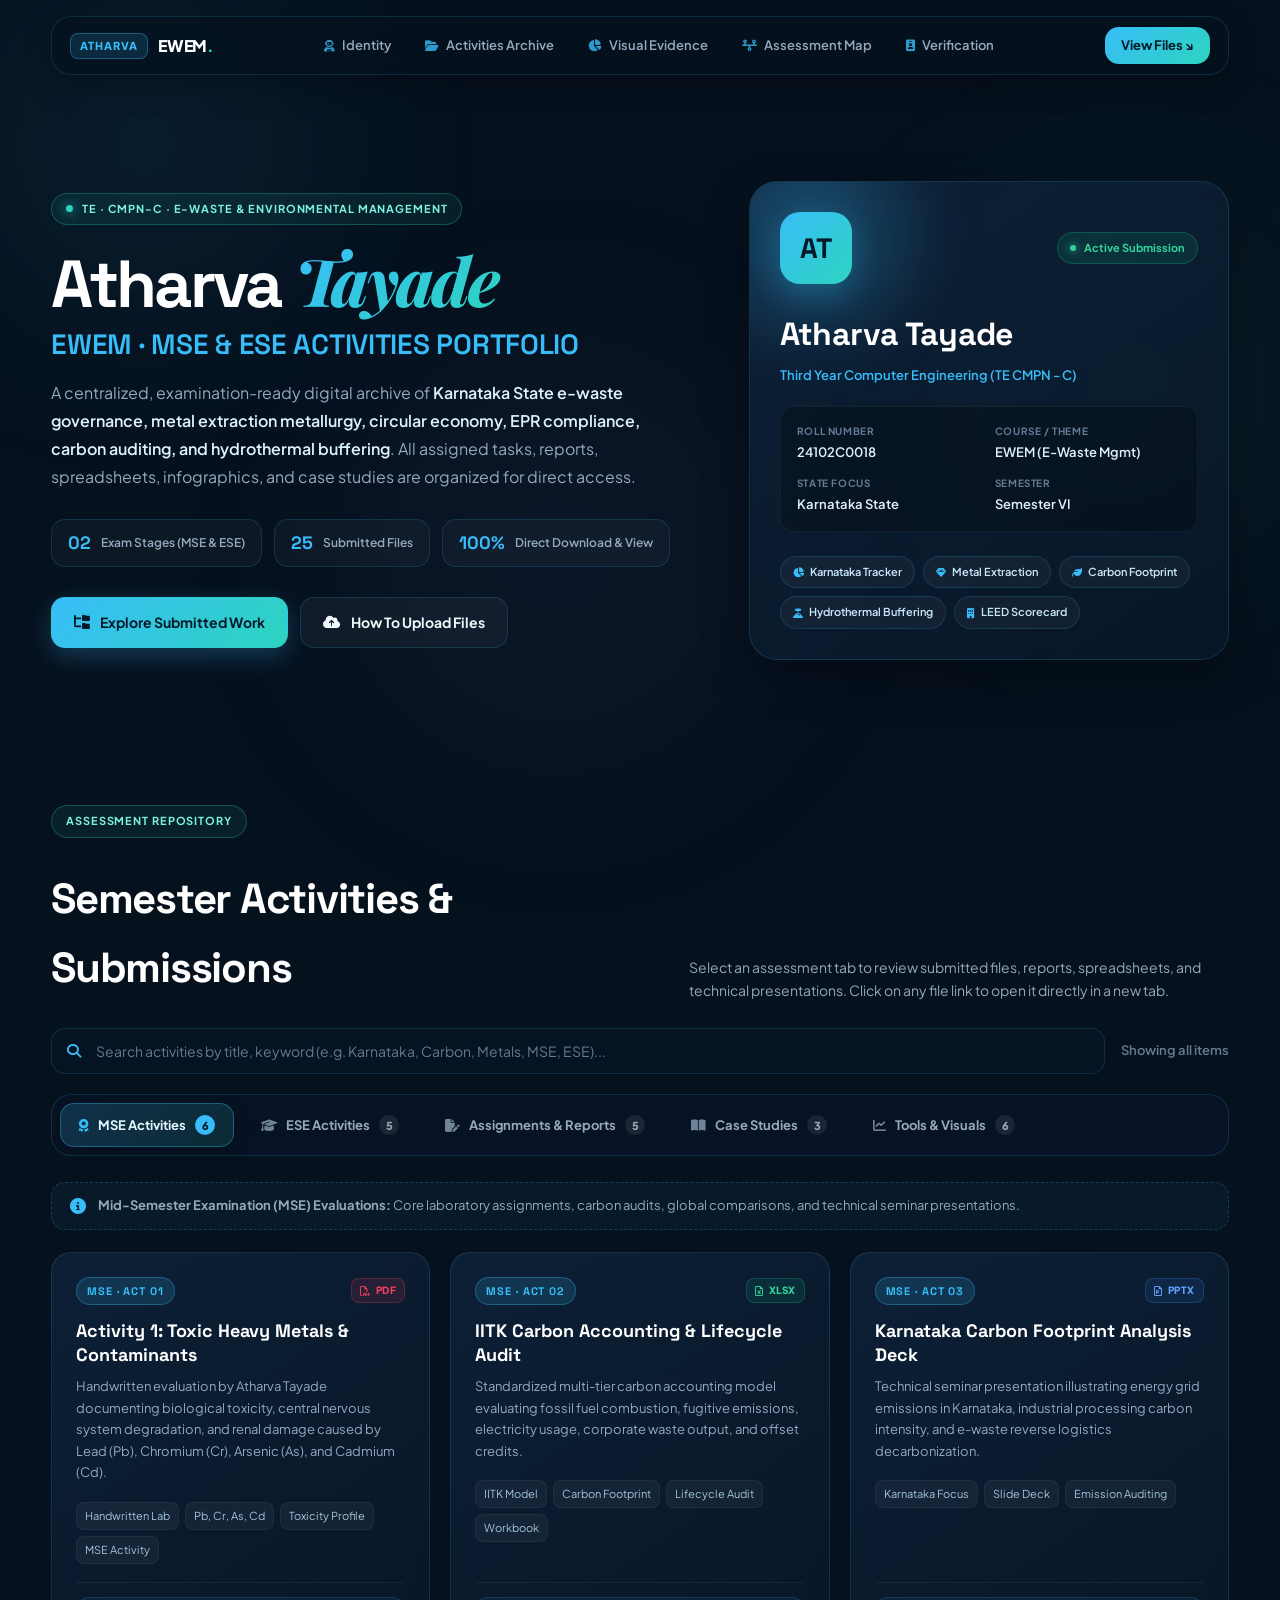
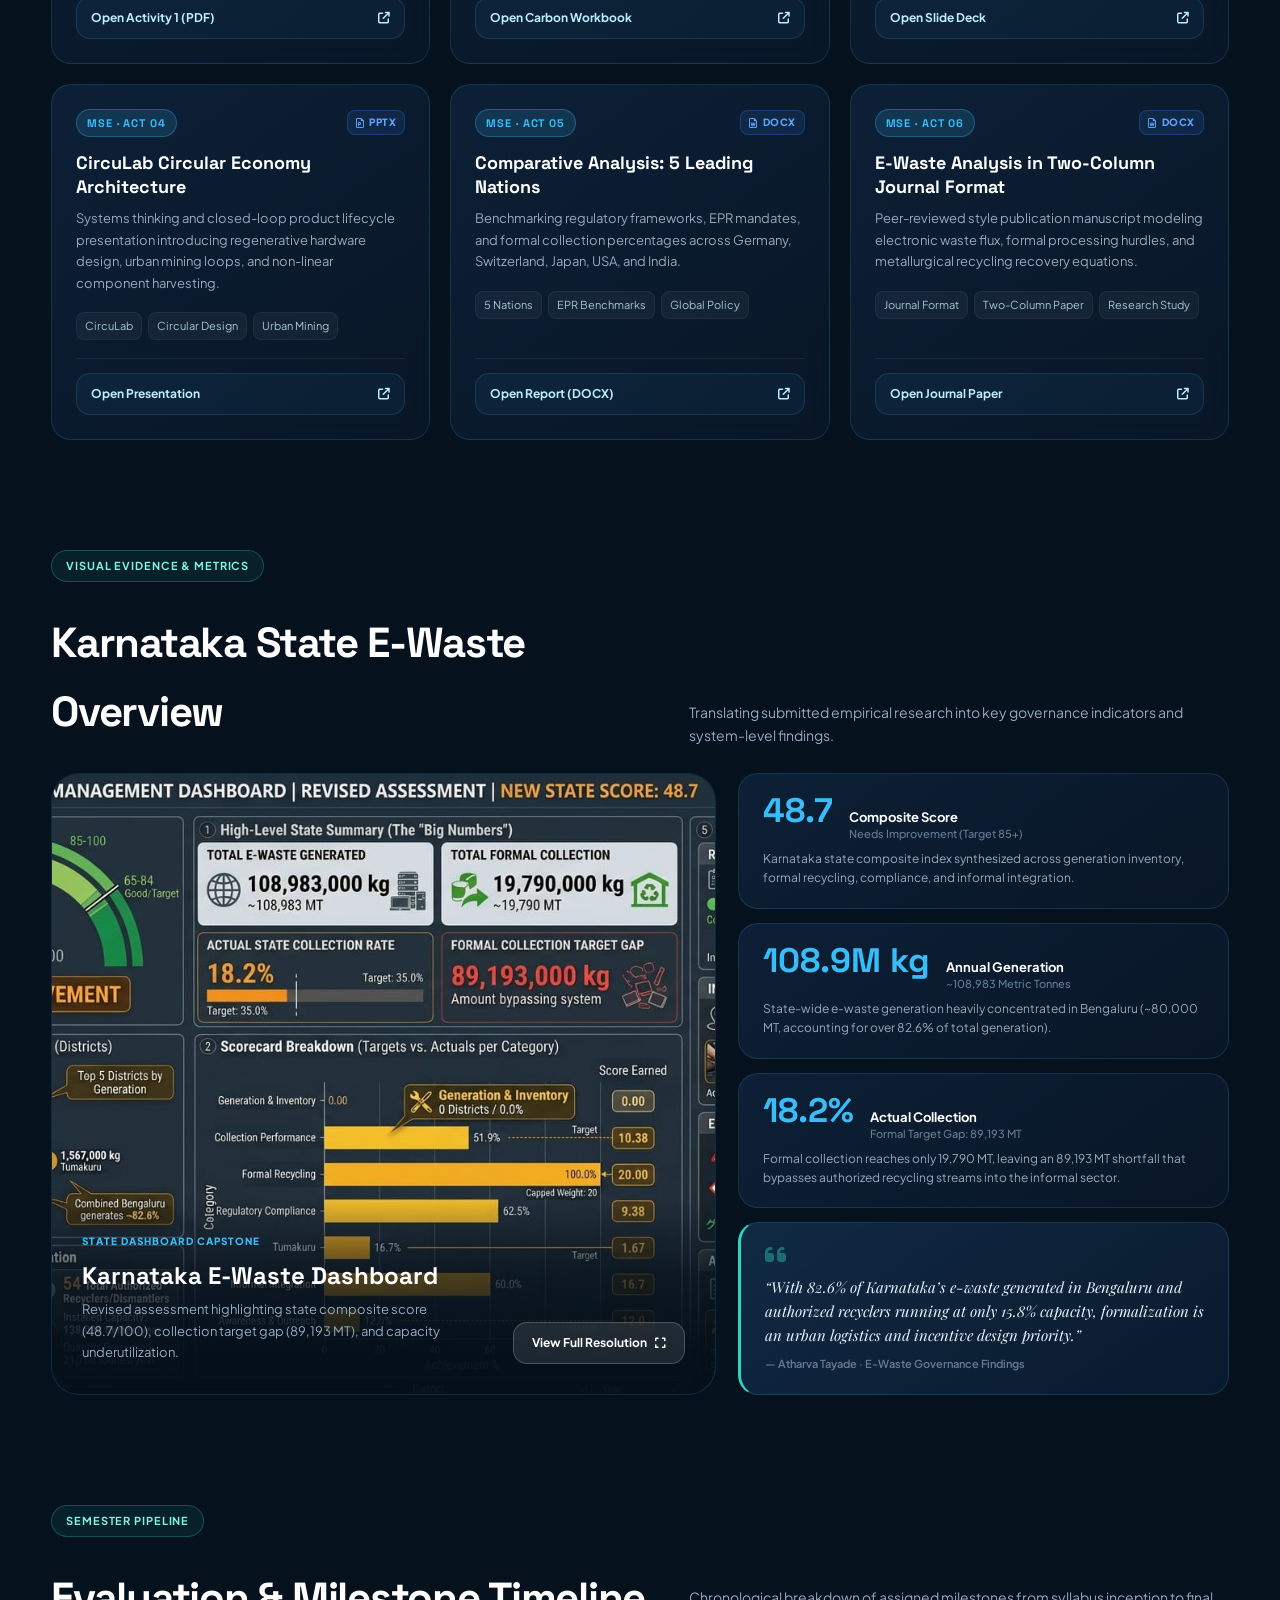
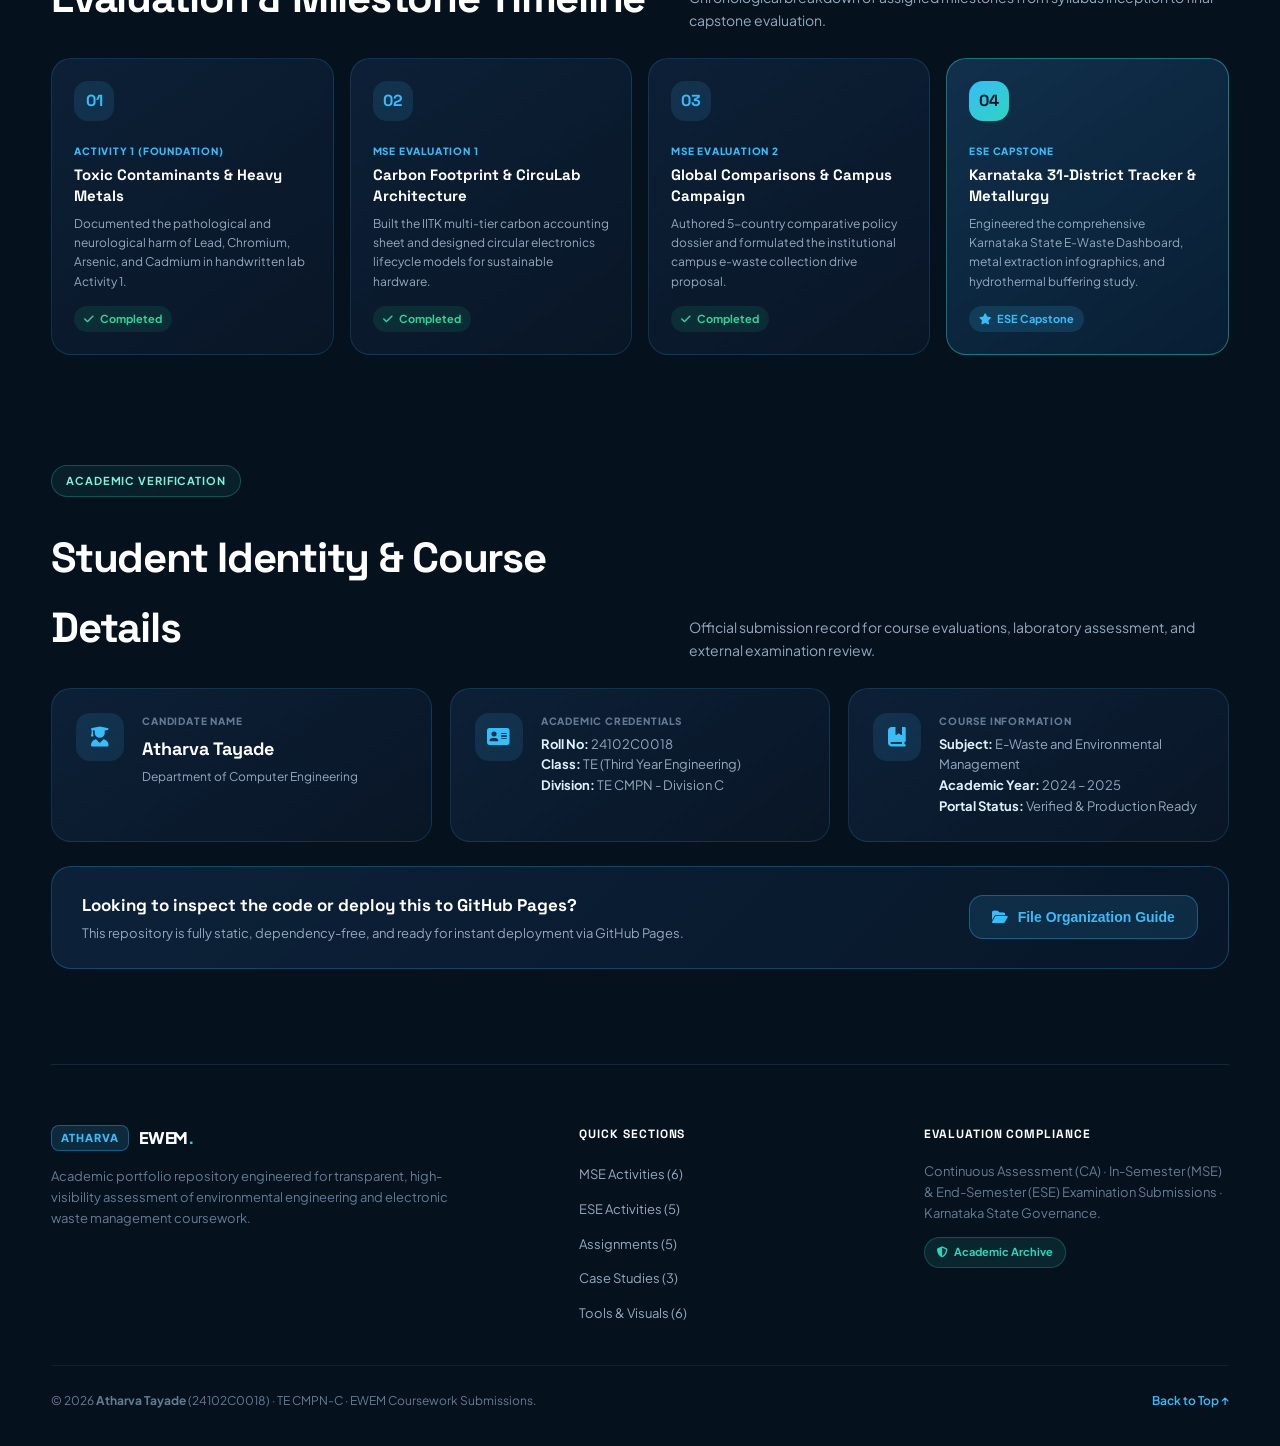
<file: index.html>
<!DOCTYPE html>
<html lang="en">
<head>
  <meta charset="UTF-8" />
  <meta name="viewport" content="width=device-width, initial-scale=1.0" />
  <meta name="description" content="Atharva Tayade (24102C0018) — TE CMPN-C E-Waste and Environmental Management (EWEM) Academic Portfolio — Karnataka State E-Waste Governance, MSE & ESE Activities Archive." />
  <title>Atharva Tayade | EWEM Academic Portfolio</title>
  
  <!-- Modern Google Fonts -->
  <link rel="preconnect" href="https://fonts.googleapis.com">
  <link rel="preconnect" href="https://fonts.gstatic.com" crossorigin>
  <link href="https://fonts.googleapis.com/css2?family=Plus+Jakarta+Sans:wght@300;400;500;600;700;800&family=Space+Grotesk:wght@500;600;700&family=Playfair+Display:ital,wght@0,600;0,700;1,600;1,700&display=swap" rel="stylesheet">
  
  <!-- FontAwesome Icons for modern file type badges -->
  <link rel="stylesheet" href="https://cdnjs.cloudflare.com/ajax/libs/font-awesome/6.5.1/css/all.min.css" />

  <!-- Core Stylesheet -->
  <link rel="stylesheet" href="styles.css" />
</head>
<body>
  <!-- Ambient background glow elements -->
  <div class="ambient-glow glow-1"></div>
  <div class="ambient-glow glow-2"></div>
  <div class="ambient-glow glow-3"></div>

  <!-- Sticky Glass Navigation -->
  <nav class="nav">
    <div class="brand">
      <span class="brand-badge">ATHARVA</span>
      <span class="brand-title">EWEM<span>.</span></span>
    </div>
    <div class="navlinks">
      <a href="#about"><i class="fa-solid fa-user-astronaut"></i> Identity</a>
      <a href="#work"><i class="fa-solid fa-folder-open"></i> Activities Archive</a>
      <a href="#visuals"><i class="fa-solid fa-chart-pie"></i> Visual Evidence</a>
      <a href="#timeline"><i class="fa-solid fa-timeline"></i> Assessment Map</a>
      <a href="#contact"><i class="fa-solid fa-id-badge"></i> Verification</a>
    </div>
    <a href="#work" class="nav-cta-btn">View Files ↘</a>
  </nav>

  <!-- Main Container -->
  <main class="wrap">
    
    <!-- Hero / Profile Section -->
    <section class="hero" id="about">
      <div class="hero-content">
        <div class="eyebrow">
          <i class="dot"></i>
          <span>TE · CMPN-C · E-WASTE &amp; ENVIRONMENTAL MANAGEMENT</span>
        </div>
        
        <h1 class="hero-title">
          Atharva <em>Tayade</em>
          <span class="sub-hero">EWEM · MSE &amp; ESE Activities Portfolio</span>
        </h1>
        
        <p class="hero-description">
          A centralized, examination-ready digital archive of 
          <b>Karnataka State e-waste governance, metal extraction metallurgy, circular economy, EPR compliance, carbon auditing, and hydrothermal buffering</b>. 
          All assigned tasks, reports, spreadsheets, infographics, and case studies are organized for direct access.
        </p>

        <div class="hero-stats">
          <div class="stat-pill">
            <span class="stat-num">02</span>
            <span class="stat-lbl">Exam Stages (MSE &amp; ESE)</span>
          </div>
          <div class="stat-pill">
            <span class="stat-num">25</span>
            <span class="stat-lbl">Submitted Files</span>
          </div>
          <div class="stat-pill">
            <span class="stat-num">100%</span>
            <span class="stat-lbl">Direct Download &amp; View</span>
          </div>
        </div>

        <div class="actions">
          <a class="btn primary" href="#work">
            <i class="fa-solid fa-folder-tree"></i> Explore Submitted Work
          </a>
          <a class="btn ghost" href="#upload-instructions" id="openUploadGuide">
            <i class="fa-solid fa-cloud-arrow-up"></i> How To Upload Files
          </a>
        </div>
      </div>

      <!-- 3D Depth Card (Interactive Tilt on Mouse Move) -->
      <div class="depth-card" id="depthCard">
        <div class="profile-card">
          <div class="profile-header">
            <div class="monogram">AT</div>
            <div class="status-indicator">
              <span class="live-dot"></span> Active Submission
            </div>
          </div>

          <div class="profile-info">
            <h2 id="profileName">Atharva Tayade</h2>
            <p class="student-role">Third Year Computer Engineering (TE CMPN - C)</p>
            
            <div class="meta-grid">
              <div class="meta-item">
                <span class="meta-key">Roll Number</span>
                <span class="meta-val" id="profileRoll">24102C0018</span>
              </div>
              <div class="meta-item">
                <span class="meta-key">Course / Theme</span>
                <span class="meta-val">EWEM (E-Waste Mgmt)</span>
              </div>
              <div class="meta-item">
                <span class="meta-key">State Focus</span>
                <span class="meta-val">Karnataka State</span>
              </div>
              <div class="meta-item">
                <span class="meta-key">Semester</span>
                <span class="meta-val">Semester VI</span>
              </div>
            </div>
          </div>

          <div class="chips">
            <span class="chip"><i class="fa-solid fa-chart-pie"></i> Karnataka Tracker</span>
            <span class="chip"><i class="fa-solid fa-gem"></i> Metal Extraction</span>
            <span class="chip"><i class="fa-solid fa-leaf"></i> Carbon Footprint</span>
            <span class="chip"><i class="fa-solid fa-volcano"></i> Hydrothermal Buffering</span>
            <span class="chip"><i class="fa-solid fa-building"></i> LEED Scorecard</span>
          </div>
        </div>
      </div>
    </section>

    <!-- Work Archive Section -->
    <section id="work" class="work-section">
      <div class="section-head">
        <div>
          <div class="eyebrow">ASSESSMENT REPOSITORY</div>
          <h2>Semester Activities &amp; Submissions</h2>
        </div>
        <p>
          Select an assessment tab to review submitted files, reports, spreadsheets, and technical presentations. 
          Click on any file link to open it directly in a new tab.
        </p>
      </div>

      <!-- Live Search & Filter Bar -->
      <div class="filter-controls">
        <div class="search-box">
          <i class="fa-solid fa-magnifying-glass search-icon"></i>
          <input 
            type="text" 
            id="archiveSearch" 
            class="search-input" 
            placeholder="Search activities by title, keyword (e.g. Karnataka, Carbon, Metals, MSE, ESE)..." 
          />
          <button id="clearSearch" class="clear-search-btn" title="Clear search">&times;</button>
        </div>
        <div class="active-count" id="itemCount">Showing all items</div>
      </div>

      <!-- Modern Assessment Stage Tabs -->
      <div class="tabs" role="tablist">
        <button class="tab active" data-tab="mse">
          <i class="fa-solid fa-award"></i> MSE Activities 
          <span class="tab-badge" id="count-mse">6</span>
        </button>
        <button class="tab" data-tab="ese">
          <i class="fa-solid fa-graduation-cap"></i> ESE Activities 
          <span class="tab-badge" id="count-ese">5</span>
        </button>
        <button class="tab" data-tab="assignments">
          <i class="fa-solid fa-file-pen"></i> Assignments &amp; Reports 
          <span class="tab-badge" id="count-assignments">5</span>
        </button>
        <button class="tab" data-tab="casestudies">
          <i class="fa-solid fa-book-open"></i> Case Studies 
          <span class="tab-badge" id="count-casestudies">3</span>
        </button>
        <button class="tab" data-tab="tools">
          <i class="fa-solid fa-chart-line"></i> Tools &amp; Visuals 
          <span class="tab-badge" id="count-tools">6</span>
        </button>
      </div>

      <!-- ================= TAB 1: MSE ACTIVITIES ================= -->
      <div class="tab-panel active" id="mse">
        <div class="panel-description">
          <i class="fa-solid fa-circle-info"></i>
          <span><b>Mid-Semester Examination (MSE) Evaluations:</b> Core laboratory assignments, carbon audits, global comparisons, and technical seminar presentations.</span>
        </div>
        <div class="grid archive-grid">
          
          <!-- Card MSE 1 -->
          <article class="card" data-tags="mse activity 1 toxic chemicals heavy metals lead chromium arsenic cadmium pdf">
            <div class="card-top">
              <span class="num badge-mse">MSE · ACT 01</span>
              <span class="file-format-badge format-pdf"><i class="fa-regular fa-file-pdf"></i> PDF</span>
            </div>
            <h3>Activity 1: Toxic Heavy Metals &amp; Contaminants</h3>
            <p>Handwritten evaluation by Atharva Tayade documenting biological toxicity, central nervous system degradation, and renal damage caused by Lead (Pb), Chromium (Cr), Arsenic (As), and Cadmium (Cd).</p>
            <div class="tagrow">
              <span class="tag">Handwritten Lab</span>
              <span class="tag">Pb, Cr, As, Cd</span>
              <span class="tag">Toxicity Profile</span>
              <span class="tag">MSE Activity</span>
            </div>
            <div class="card-footer">
              <a class="file-link" href="files/mse/Toxic_Chemicals_Any_5.pdf" target="_blank" rel="noopener">
                <span>Open Activity 1 (PDF)</span>
                <i class="fa-solid fa-arrow-up-right-from-square"></i>
              </a>
            </div>
          </article>

          <!-- Card MSE 2 -->
          <article class="card" data-tags="mse carbon footprint iitk accounting emissions lifecycle excel xlsx">
            <div class="card-top">
              <span class="num badge-mse">MSE · ACT 02</span>
              <span class="file-format-badge format-xlsx"><i class="fa-regular fa-file-excel"></i> XLSX</span>
            </div>
            <h3>IITK Carbon Accounting &amp; Lifecycle Audit</h3>
            <p>Standardized multi-tier carbon accounting model evaluating fossil fuel combustion, fugitive emissions, electricity usage, corporate waste output, and offset credits.</p>
            <div class="tagrow">
              <span class="tag">IITK Model</span>
              <span class="tag">Carbon Footprint</span>
              <span class="tag">Lifecycle Audit</span>
              <span class="tag">Workbook</span>
            </div>
            <div class="card-footer">
              <a class="file-link" href="files/mse/template_IITK_Carbon_Foot_Print.xlsx" target="_blank" rel="noopener">
                <span>Open Carbon Workbook</span>
                <i class="fa-solid fa-arrow-up-right-from-square"></i>
              </a>
            </div>
          </article>

          <!-- Card MSE 3 -->
          <article class="card" data-tags="mse karnataka carbon footprint deck presentation pptx seminar">
            <div class="card-top">
              <span class="num badge-mse">MSE · ACT 03</span>
              <span class="file-format-badge format-docx"><i class="fa-regular fa-file-powerpoint"></i> PPTX</span>
            </div>
            <h3>Karnataka Carbon Footprint Analysis Deck</h3>
            <p>Technical seminar presentation illustrating energy grid emissions in Karnataka, industrial processing carbon intensity, and e-waste reverse logistics decarbonization.</p>
            <div class="tagrow">
              <span class="tag">Karnataka Focus</span>
              <span class="tag">Slide Deck</span>
              <span class="tag">Emission Auditing</span>
            </div>
            <div class="card-footer">
              <a class="file-link" href="files/mse/Karnataka_Carbon_Footprint_Deck.pptx" target="_blank" rel="noopener">
                <span>Open Slide Deck</span>
                <i class="fa-solid fa-arrow-up-right-from-square"></i>
              </a>
            </div>
          </article>

          <!-- Card MSE 4 -->
          <article class="card" data-tags="mse circulab circular economy design presentation pptx">
            <div class="card-top">
              <span class="num badge-mse">MSE · ACT 04</span>
              <span class="file-format-badge format-docx"><i class="fa-regular fa-file-powerpoint"></i> PPTX</span>
            </div>
            <h3>CircuLab Circular Economy Architecture</h3>
            <p>Systems thinking and closed-loop product lifecycle presentation introducing regenerative hardware design, urban mining loops, and non-linear component harvesting.</p>
            <div class="tagrow">
              <span class="tag">CircuLab</span>
              <span class="tag">Circular Design</span>
              <span class="tag">Urban Mining</span>
            </div>
            <div class="card-footer">
              <a class="file-link" href="files/mse/CircuLab_Presentation.pptx" target="_blank" rel="noopener">
                <span>Open Presentation</span>
                <i class="fa-solid fa-arrow-up-right-from-square"></i>
              </a>
            </div>
          </article>

          <!-- Card MSE 5 -->
          <article class="card" data-tags="mse comparison 5 countries global international policies docx">
            <div class="card-top">
              <span class="num badge-mse">MSE · ACT 05</span>
              <span class="file-format-badge format-docx"><i class="fa-regular fa-file-word"></i> DOCX</span>
            </div>
            <h3>Comparative Analysis: 5 Leading Nations</h3>
            <p>Benchmarking regulatory frameworks, EPR mandates, and formal collection percentages across Germany, Switzerland, Japan, USA, and India.</p>
            <div class="tagrow">
              <span class="tag">5 Nations</span>
              <span class="tag">EPR Benchmarks</span>
              <span class="tag">Global Policy</span>
            </div>
            <div class="card-footer">
              <a class="file-link" href="files/mse/Comparison_of_5_countries.docx" target="_blank" rel="noopener">
                <span>Open Report (DOCX)</span>
                <i class="fa-solid fa-arrow-up-right-from-square"></i>
              </a>
            </div>
          </article>

          <!-- Card MSE 6 -->
          <article class="card" data-tags="mse journal format two column research paper docx">
            <div class="card-top">
              <span class="num badge-mse">MSE · ACT 06</span>
              <span class="file-format-badge format-docx"><i class="fa-regular fa-file-word"></i> DOCX</span>
            </div>
            <h3>E-Waste Analysis in Two-Column Journal Format</h3>
            <p>Peer-reviewed style publication manuscript modeling electronic waste flux, formal processing hurdles, and metallurgical recycling recovery equations.</p>
            <div class="tagrow">
              <span class="tag">Journal Format</span>
              <span class="tag">Two-Column Paper</span>
              <span class="tag">Research Study</span>
            </div>
            <div class="card-footer">
              <a class="file-link" href="files/mse/E_Waste_Comparison_Two_Column_Journal_Format.docx" target="_blank" rel="noopener">
                <span>Open Journal Paper</span>
                <i class="fa-solid fa-arrow-up-right-from-square"></i>
              </a>
            </div>
          </article>

        </div>
      </div>

      <!-- ================= TAB 2: ESE ACTIVITIES ================= -->
      <div class="tab-panel" id="ese">
        <div class="panel-description">
          <i class="fa-solid fa-circle-info"></i>
          <span><b>End-Semester Examination (ESE) Evaluations:</b> Karnataka State 31-District Capstone Tracker, Recycler Directory, and Strategic Policy Research.</span>
        </div>
        <div class="grid archive-grid">

          <!-- Card ESE 1 -->
          <article class="card" data-tags="ese karnataka tracker workbook districts excel xlsx scorecard">
            <div class="card-top">
              <span class="num badge-ese">ESE · ACT 01</span>
              <span class="file-format-badge format-xlsx"><i class="fa-regular fa-file-excel"></i> XLSX</span>
            </div>
            <h3>Karnataka State E-Waste Master Workbook</h3>
            <p>Comprehensive analytical workbook covering district census populations, generation models (108,983 MT/year), collection logs, infrastructure, and composite scorecard (State Score: 48.7/100).</p>
            <div class="tagrow">
              <span class="tag">31 Districts</span>
              <span class="tag">State Score: 48.7</span>
              <span class="tag">Master Workbook</span>
              <span class="tag">Capstone</span>
            </div>
            <div class="card-footer">
              <a class="file-link highlight-link" href="files/ese/Karnataka_State_EWaste_Tracker.xlsx" target="_blank" rel="noopener">
                <span>Open Master Workbook</span>
                <i class="fa-solid fa-arrow-up-right-from-square"></i>
              </a>
            </div>
          </article>

          <!-- Card ESE 2 -->
          <article class="card" data-tags="ese karnataka research report analytical audit pdf">
            <div class="card-top">
              <span class="num badge-ese">ESE · ACT 02</span>
              <span class="file-format-badge format-pdf"><i class="fa-regular fa-file-pdf"></i> PDF</span>
            </div>
            <h3>Karnataka State Data Research Report</h3>
            <p>Full research report evaluating Bengaluru's 80,000 MT generation dominance (~82.6%), formal collection deficits (18.2% vs 35% target), and recycler capacity underutilization (15.8%).</p>
            <div class="tagrow">
              <span class="tag">State Audit</span>
              <span class="tag">Bengaluru Dominance</span>
              <span class="tag">Policy Deficit</span>
            </div>
            <div class="card-footer">
              <a class="file-link" href="files/ese/Karnataka_State_Data_Research.pdf" target="_blank" rel="noopener">
                <span>Open Research PDF</span>
                <i class="fa-solid fa-arrow-up-right-from-square"></i>
              </a>
            </div>
          </article>

          <!-- Card ESE 3 -->
          <article class="card" data-tags="ese karnataka research dossier governance docx">
            <div class="card-top">
              <span class="num badge-ese">ESE · ACT 03</span>
              <span class="file-format-badge format-docx"><i class="fa-regular fa-file-word"></i> DOCX</span>
            </div>
            <h3>Karnataka E-Waste Data &amp; Governance Dossier</h3>
            <p>Comprehensive analytical documentation containing methodology, secondary data sources, CPCB registration audits, and informal hotspot analysis (Goripalya, Nayandahalli).</p>
            <div class="tagrow">
              <span class="tag">Governance Dossier</span>
              <span class="tag">Informal Hotspots</span>
              <span class="tag">CPCB Compliance</span>
            </div>
            <div class="card-footer">
              <a class="file-link" href="files/ese/Karnataka_E_Waste_Data_Research.docx" target="_blank" rel="noopener">
                <span>Open Governance Dossier</span>
                <i class="fa-solid fa-arrow-up-right-from-square"></i>
              </a>
            </div>
          </article>

          <!-- Card ESE 4 -->
          <article class="card" data-tags="ese directory recyclers karnataka locations csv data">
            <div class="card-top">
              <span class="num badge-ese">ESE · ACT 04</span>
              <span class="file-format-badge format-xlsx"><i class="fa-solid fa-file-csv"></i> CSV DATA</span>
            </div>
            <h3>Karnataka Authorized Recyclers &amp; Facility Directory</h3>
            <p>Structured database of 54 authorized dismantlers and recycling units in Karnataka, detailing location, installed capacity (138,000 MT), and primary processing capabilities.</p>
            <div class="tagrow">
              <span class="tag">54 Facilities</span>
              <span class="tag">Facility Directory</span>
              <span class="tag">GIS / Locations</span>
            </div>
            <div class="card-footer">
              <a class="file-link" href="files/ese/Company_Karnataka_Locations_Services.csv" target="_blank" rel="noopener">
                <span>Open Facility Directory</span>
                <i class="fa-solid fa-arrow-up-right-from-square"></i>
              </a>
            </div>
          </article>

          <!-- Card ESE 5 -->
          <article class="card" data-tags="ese challenges policy strategic governance docx">
            <div class="card-top">
              <span class="num badge-ese">ESE · ACT 05</span>
              <span class="file-format-badge format-docx"><i class="fa-regular fa-file-word"></i> DOCX</span>
            </div>
            <h3>E-Waste Challenges &amp; Strategic Solutions</h3>
            <p>Authored policy critique by Atharva Tayade analyzing municipal collection bottlenecks, lack of consumer incentives, EPR certificate trade gaps, and legislative remedies.</p>
            <div class="tagrow">
              <span class="tag">Policy Critique</span>
              <span class="tag">By Atharva Tayade</span>
              <span class="tag">Strategic Roadmap</span>
            </div>
            <div class="card-footer">
              <a class="file-link" href="files/ese/EWaste_Challenges_Atharva_Tayade.docx" target="_blank" rel="noopener">
                <span>Open Policy Paper</span>
                <i class="fa-solid fa-arrow-up-right-from-square"></i>
              </a>
            </div>
          </article>

        </div>
      </div>

      <!-- ================= TAB 3: ASSIGNMENTS & REPORTS ================= -->
      <div class="tab-panel" id="assignments">
        <div class="panel-description">
          <i class="fa-solid fa-circle-info"></i>
          <span><b>Continuous Assessment (CA) Assignments:</b> Toxicological profiling, student awareness drives, international data tasks, and LEED auditing.</span>
        </div>
        <div class="grid archive-grid">

          <!-- Card Asgn 1 -->
          <article class="card" data-tags="assignment heavy metals lead mercury arsenic cadmium toxicity pdf">
            <div class="card-top">
              <span class="num badge-asgn">ASGN · 01</span>
              <span class="file-format-badge format-pdf"><i class="fa-regular fa-file-pdf"></i> PDF</span>
            </div>
            <h3>Toxic Contaminants &amp; Bio-accumulation Profiling</h3>
            <p>Evaluation of heavy metals in discarded computer components: neurotoxic impacts of Lead, carcinogenicity of Hexavalent Chromium, and nephrotoxic consequences of Cadmium.</p>
            <div class="tagrow">
              <span class="tag">Heavy Metals</span>
              <span class="tag">Toxicology</span>
              <span class="tag">Activity 1</span>
            </div>
            <div class="card-footer">
              <a class="file-link" href="files/assignments/Toxic_Chemicals_Activity_1.pdf" target="_blank" rel="noopener">
                <span>Open Assignment 1</span>
                <i class="fa-solid fa-arrow-up-right-from-square"></i>
              </a>
            </div>
          </article>

          <!-- Card Asgn 2 -->
          <article class="card" data-tags="assignment campus campaign ewaste awareness collection drive docx">
            <div class="card-top">
              <span class="num badge-asgn">ASGN · 02</span>
              <span class="file-format-badge format-docx"><i class="fa-regular fa-file-word"></i> DOCX</span>
            </div>
            <h3>Campus E-Waste Awareness &amp; Collection Campaign</h3>
            <p>Student-led initiative proposal by Atharva Tayade detailing student collection drives, PRO tie-ups, safe disposal kiosks, and gamified campus recycling incentives.</p>
            <div class="tagrow">
              <span class="tag">Campus Campaign</span>
              <span class="tag">Awareness Drive</span>
              <span class="tag">24102C0018</span>
            </div>
            <div class="card-footer">
              <a class="file-link" href="files/assignments/Ewaste_Campaign_Atharva_Tayade.docx" target="_blank" rel="noopener">
                <span>Open Campaign Paper</span>
                <i class="fa-solid fa-arrow-up-right-from-square"></i>
              </a>
            </div>
          </article>

          <!-- Card Asgn 3 -->
          <article class="card" data-tags="assignment india vs world data task class activity global benchmarks pdf">
            <div class="card-top">
              <span class="num badge-asgn">ASGN · 03</span>
              <span class="file-format-badge format-pdf"><i class="fa-regular fa-file-pdf"></i> PDF</span>
            </div>
            <h3>India vs. World E-Waste Data Task</h3>
            <p>Analytical class exercise contrasting India's per-capita generation against high-income nations, formal recycling disparities, and the economic value of lost PCB gold/copper.</p>
            <div class="tagrow">
              <span class="tag">Data Task</span>
              <span class="tag">India vs World</span>
              <span class="tag">Global Disparities</span>
            </div>
            <div class="card-footer">
              <a class="file-link" href="files/assignments/E_Waste_India_Vs_World_Data_Task.pdf" target="_blank" rel="noopener">
                <span>Open Data Task PDF</span>
                <i class="fa-solid fa-arrow-up-right-from-square"></i>
              </a>
            </div>
          </article>

          <!-- Card Asgn 4 -->
          <article class="card" data-tags="assignment green building vidyalankar leed audit scorecard excel xlsx">
            <div class="card-top">
              <span class="num badge-asgn">ASGN · 04</span>
              <span class="file-format-badge format-xlsx"><i class="fa-regular fa-file-excel"></i> XLSX</span>
            </div>
            <h3>10 Green Buildings &amp; Vidyalankar LEED Scorecard</h3>
            <p>Field comparative audit analyzing 10 certified green buildings along with a dedicated Vidyalankar campus environmental rating and energy performance assessment.</p>
            <div class="tagrow">
              <span class="tag">10 Buildings</span>
              <span class="tag">Vidyalankar Audit</span>
              <span class="tag">LEED Scorecard</span>
            </div>
            <div class="card-footer">
              <a class="file-link" href="files/assignments/10_Green_Building_And_Vidyalankar.xlsx" target="_blank" rel="noopener">
                <span>Open Scorecard Workbook</span>
                <i class="fa-solid fa-arrow-up-right-from-square"></i>
              </a>
            </div>
          </article>

          <!-- Card Asgn 5 -->
          <article class="card" data-tags="assignment miro workshop circular design systems workflow docx">
            <div class="card-top">
              <span class="num badge-asgn">ASGN · 05</span>
              <span class="file-format-badge format-docx"><i class="fa-regular fa-file-word"></i> DOCX</span>
            </div>
            <h3>Miro 45-Minute Circular Workshop Workflow</h3>
            <p>Collaborative systems design canvas detailing stakeholder personas, disassembly friction points, material recovery cascades, and reverse supply chain logistics.</p>
            <div class="tagrow">
              <span class="tag">Miro Workflow</span>
              <span class="tag">Systems Thinking</span>
              <span class="tag">Workshop Design</span>
            </div>
            <div class="card-footer">
              <a class="file-link" href="files/assignments/Miro_45Min_Workshop_Workflow.docx" target="_blank" rel="noopener">
                <span>Open Miro Workflow</span>
                <i class="fa-solid fa-arrow-up-right-from-square"></i>
              </a>
            </div>
          </article>

        </div>
      </div>

      <!-- ================= TAB 4: CASE STUDIES ================= -->
      <div class="tab-panel" id="casestudies">
        <div class="panel-description">
          <i class="fa-solid fa-circle-info"></i>
          <span><b>Field Studies &amp; Model Case Evaluations:</b> Multi-region municipal recycling investigations, hydrothermal geochemistry, and international policies.</span>
        </div>
        <div class="grid archive-grid">

          <!-- Card CS 1 -->
          <article class="card" data-tags="case study comprehensive report e-waste informal formal recycling docx">
            <div class="card-top">
              <span class="num badge-cs">CASE · 01</span>
              <span class="file-format-badge format-docx"><i class="fa-regular fa-file-word"></i> DOCX</span>
            </div>
            <h3>Comprehensive E-Waste Case Study Report</h3>
            <p>Detailed investigation analyzing operational models of formal e-waste recyclers vs informal scrap markets, health hazards, recovery rates, and supply-chain friction points.</p>
            <div class="tagrow">
              <span class="tag">Multi-Site Study</span>
              <span class="tag">Informal Scrap</span>
              <span class="tag">Recovery Yields</span>
            </div>
            <div class="card-footer">
              <a class="file-link" href="files/casestudies/E_Waste_Case_Study_Report.docx" target="_blank" rel="noopener">
                <span>Open Case Study Report</span>
                <i class="fa-solid fa-arrow-up-right-from-square"></i>
              </a>
            </div>
          </article>

          <!-- Card CS 2 -->
          <article class="card" data-tags="case study hydrothermal buffering poster critique geochemistry pdf">
            <div class="card-top">
              <span class="num badge-cs">CASE · 02</span>
              <span class="file-format-badge format-pdf"><i class="fa-regular fa-file-pdf"></i> PDF</span>
            </div>
            <h3>Hydrothermal Buffering: Poster Critique &amp; Evaluation</h3>
            <p>In-depth scientific evaluation critiquing fluid infiltration dynamics, silicate/redox mineral reactions, alteration halos, and geochemical equilibrium principles.</p>
            <div class="tagrow">
              <span class="tag">Hydrothermal Buffering</span>
              <span class="tag">Geochemistry</span>
              <span class="tag">Scientific Critique</span>
            </div>
            <div class="card-footer">
              <a class="file-link" href="files/casestudies/Hydrothermal_Buffering_Poster_Critique.pdf" target="_blank" rel="noopener">
                <span>Open Poster Critique</span>
                <i class="fa-solid fa-arrow-up-right-from-square"></i>
              </a>
            </div>
          </article>

          <!-- Card CS 3 -->
          <article class="card" data-tags="case study global policies 5 countries international docx">
            <div class="card-top">
              <span class="num badge-cs">CASE · 03</span>
              <span class="file-format-badge format-docx"><i class="fa-regular fa-file-word"></i> DOCX</span>
            </div>
            <h3>International Case Comparison: 5 Developed Systems</h3>
            <p>Case reviews evaluating Swiss ARF advance recycling fees, Japanese Home Appliance Recycling laws, EU WEEE take-back targets, and lessons for India's 2022 rules.</p>
            <div class="tagrow">
              <span class="tag">5 Nations Case</span>
              <span class="tag">Swiss ARF</span>
              <span class="tag">Japan Model</span>
            </div>
            <div class="card-footer">
              <a class="file-link" href="files/casestudies/Comparison_of_5_Countries_Case_Study.docx" target="_blank" rel="noopener">
                <span>Open Case Dossier</span>
                <i class="fa-solid fa-arrow-up-right-from-square"></i>
              </a>
            </div>
          </article>

        </div>
      </div>

      <!-- ================= TAB 5: TOOLS & VISUALS ================= -->
      <div class="tab-panel" id="tools">
        <div class="panel-description">
          <i class="fa-solid fa-circle-info"></i>
          <span><b>Visual Infographics &amp; Interactive Engineering Tools:</b> State dashboards, metal extraction metallurgy, buffering mechanisms, and LEED software.</span>
        </div>
        <div class="grid archive-grid">

          <!-- Card Tool 1 -->
          <article class="card" data-tags="visual dashboard karnataka ewaste revised assessment score 48.7 image jpg">
            <div class="card-top">
              <span class="num badge-tool">VISUAL · 01</span>
              <span class="file-format-badge format-img"><i class="fa-regular fa-image"></i> IMAGE</span>
            </div>
            <h3>Karnataka E-Waste Management Dashboard</h3>
            <p>Official state assessment poster capturing the 48.7/100 score, 108,983 MT total generation, 18.2% formal collection rate, 54 recyclers, and Nayandahalli/Goripalya monitoring.</p>
            <div class="tagrow">
              <span class="tag">State Score: 48.7</span>
              <span class="tag">Dashboard Poster</span>
              <span class="tag">108.9M kg</span>
            </div>
            <div class="card-footer">
              <a class="file-link highlight-link" href="files/tools/Dashboard.jpg" target="_blank" rel="noopener">
                <span>View Full Resolution (JPG)</span>
                <i class="fa-solid fa-arrow-up-right-from-square"></i>
              </a>
            </div>
          </article>

          <!-- Card Tool 2 -->
          <article class="card" data-tags="visual karnataka geography population map bengaluru districts image png">
            <div class="card-top">
              <span class="num badge-tool">VISUAL · 02</span>
              <span class="file-format-badge format-img"><i class="fa-regular fa-image"></i> IMAGE</span>
            </div>
            <h3>Geography &amp; Population in Karnataka State</h3>
            <p>Cartographic infographic depicting Karnataka's 191,791 sq km area, 6.1 Crore population, climate zones, Kaveri/Krishna river basins, and urban generation hubs.</p>
            <div class="tagrow">
              <span class="tag">Cartography</span>
              <span class="tag">191,791 sq km</span>
              <span class="tag">6.1 Crore Census</span>
            </div>
            <div class="card-footer">
              <a class="file-link" href="files/tools/Karnataka_Population_Map.png" target="_blank" rel="noopener">
                <span>View Infographic (PNG)</span>
                <i class="fa-solid fa-arrow-up-right-from-square"></i>
              </a>
            </div>
          </article>

          <!-- Card Tool 3 -->
          <article class="card" data-tags="visual metal extraction karnataka gold iron manganese chromium copper aluminium image png">
            <div class="card-top">
              <span class="num badge-tool">VISUAL · 03</span>
              <span class="file-format-badge format-img"><i class="fa-regular fa-image"></i> IMAGE</span>
            </div>
            <h3>Overview of Metals &amp; Extraction in Karnataka</h3>
            <p>Metallurgical process chart detailing primary regions and extraction flows for Gold (Au), Iron (Fe), Manganese (Mn), Chromium (Cr), Aluminium (Al), and Copper (Cu).</p>
            <div class="tagrow">
              <span class="tag">Au, Fe, Mn, Cr, Al, Cu</span>
              <span class="tag">Metallurgy</span>
              <span class="tag">Bio-leaching</span>
            </div>
            <div class="card-footer">
              <a class="file-link" href="files/tools/Metal_Extraction.png" target="_blank" rel="noopener">
                <span>View Metallurgy Flowchart</span>
                <i class="fa-solid fa-arrow-up-right-from-square"></i>
              </a>
            </div>
          </article>

          <!-- Card Tool 4 -->
          <article class="card" data-tags="visual hydrothermal buffering 5 step process minerals fluid reactions image png">
            <div class="card-top">
              <span class="num badge-tool">VISUAL · 04</span>
              <span class="file-format-badge format-img"><i class="fa-regular fa-image"></i> IMAGE</span>
            </div>
            <h3>The Five-Step Process of Hydrothermal Buffering</h3>
            <p>Geological process diagram mapping fluid infiltration, surface reactions, silicate pH buffering, redox fugacity curves, and secondary mineral precipitation.</p>
            <div class="tagrow">
              <span class="tag">Hydrothermal Buffering</span>
              <span class="tag">5-Step Mechanism</span>
              <span class="tag">pH &amp; Redox</span>
            </div>
            <div class="card-footer">
              <a class="file-link" href="files/tools/Hydrothermal_Buffering.png" target="_blank" rel="noopener">
                <span>View Buffering Poster (PNG)</span>
                <i class="fa-solid fa-arrow-up-right-from-square"></i>
              </a>
            </div>
          </article>

          <!-- Card Tool 5 -->
          <article class="card" data-tags="visual ewaste poster awareness creative recycling image png">
            <div class="card-top">
              <span class="num badge-tool">VISUAL · 05</span>
              <span class="file-format-badge format-img"><i class="fa-regular fa-image"></i> IMAGE</span>
            </div>
            <h3>Creative E-Waste Lifecycle &amp; Awareness Poster</h3>
            <p>Visual awareness artwork depicting toxic metal accumulation pathways and urging responsible e-waste segregation and drop-off at certified collection centers.</p>
            <div class="tagrow">
              <span class="tag">Awareness Artwork</span>
              <span class="tag">Visual Campaign</span>
              <span class="tag">Lifecycle</span>
            </div>
            <div class="card-footer">
              <a class="file-link" href="files/tools/E_Waste_Poster.png" target="_blank" rel="noopener">
                <span>View Awareness Poster</span>
                <i class="fa-solid fa-arrow-up-right-from-square"></i>
              </a>
            </div>
          </article>

          <!-- Card Tool 6 -->
          <article class="card" data-tags="tool leed score calculator interactive app green building html web">
            <div class="card-top">
              <span class="num badge-tool">TOOL · 06</span>
              <span class="file-format-badge format-html"><i class="fa-brands fa-html5"></i> WEB APP</span>
            </div>
            <h3>LEED Green Building Score Calculator</h3>
            <p>Standalone in-browser web application calculating sustainability credits, compliance minimums, and certification tier outcomes with modern interactive UI.</p>
            <div class="tagrow">
              <span class="tag">Interactive App</span>
              <span class="tag">LEED Calculator</span>
              <span class="tag">Client-side Web</span>
            </div>
            <div class="card-footer">
              <a class="file-link highlight-link" href="files/tools/LEED_Score_Calculator_Modern_UI.html" target="_blank" rel="noopener">
                <span>Launch Interactive Tool ↗</span>
                <i class="fa-solid fa-arrow-up-right-from-square"></i>
              </a>
            </div>
          </article>

        </div>
      </div>

    </section>

    <!-- Visual Evidence Showcase Section -->
    <section id="visuals" class="visual-section">
      <div class="section-head">
        <div>
          <div class="eyebrow">VISUAL EVIDENCE &amp; METRICS</div>
          <h2>Karnataka State E-Waste Overview</h2>
        </div>
        <p>
          Translating submitted empirical research into key governance indicators and system-level findings.
        </p>
      </div>

      <div class="visual-grid">
        <div class="poster-card">
          <div class="poster-image-container">
            <img src="files/tools/Dashboard.jpg" alt="Karnataka E-Waste Management Dashboard" onerror="this.onerror=null; this.src='files/tools/Karnataka_Population_Map.png';" />
            <div class="poster-overlay">
              <div class="poster-meta">
                <span class="poster-tag">STATE DASHBOARD CAPSTONE</span>
                <h3>Karnataka E-Waste Dashboard</h3>
                <p>Revised assessment highlighting state composite score (48.7/100), collection target gap (89,193 MT), and capacity underutilization.</p>
              </div>
              <a href="files/tools/Dashboard.jpg" target="_blank" class="poster-btn" rel="noopener">
                View Full Resolution <i class="fa-solid fa-expand"></i>
              </a>
            </div>
          </div>
        </div>

        <div class="insights-stack">
          <div class="insight-card">
            <div class="stat-group">
              <strong class="stat-value">48.7</strong>
              <div class="stat-label">Composite Score<br><span>Needs Improvement (Target 85+)</span></div>
            </div>
            <p class="stat-desc">Karnataka state composite index synthesized across generation inventory, formal recycling, compliance, and informal integration.</p>
          </div>

          <div class="insight-card">
            <div class="stat-group">
              <strong class="stat-value">108.9M kg</strong>
              <div class="stat-label">Annual Generation<br><span>~108,983 Metric Tonnes</span></div>
            </div>
            <p class="stat-desc">State-wide e-waste generation heavily concentrated in Bengaluru (~80,000 MT, accounting for over 82.6% of total generation).</p>
          </div>

          <div class="insight-card">
            <div class="stat-group">
              <strong class="stat-value">18.2%</strong>
              <div class="stat-label">Actual Collection<br><span>Formal Target Gap: 89,193 MT</span></div>
            </div>
            <p class="stat-desc">Formal collection reaches only 19,790 MT, leaving an 89,193 MT shortfall that bypasses authorized recycling streams into the informal sector.</p>
          </div>

          <div class="insight-card quote-card">
            <i class="fa-solid fa-quote-left quote-icon"></i>
            <blockquote>
              “With 82.6% of Karnataka’s e-waste generated in Bengaluru and authorized recyclers running at only 15.8% capacity, formalization is an urban logistics and incentive design priority.”
            </blockquote>
            <cite>— Atharva Tayade · E-Waste Governance Findings</cite>
          </div>
        </div>
      </div>
    </section>

    <!-- Assessment Timeline Section -->
    <section id="timeline" class="timeline-section">
      <div class="section-head">
        <div>
          <div class="eyebrow">SEMESTER PIPELINE</div>
          <h2>Evaluation &amp; Milestone Timeline</h2>
        </div>
        <p>
          Chronological breakdown of assigned milestones from syllabus inception to final capstone evaluation.
        </p>
      </div>

      <div class="timeline-container">
        
        <div class="timeline-card">
          <div class="timeline-step">01</div>
          <div class="timeline-body">
            <span class="timeline-stage">ACTIVITY 1 (FOUNDATION)</span>
            <h4>Toxic Contaminants &amp; Heavy Metals</h4>
            <p>Documented the pathological and neurological harm of Lead, Chromium, Arsenic, and Cadmium in handwritten lab Activity 1.</p>
            <span class="timeline-status completed"><i class="fa-solid fa-check"></i> Completed</span>
          </div>
        </div>

        <div class="timeline-card">
          <div class="timeline-step">02</div>
          <div class="timeline-body">
            <span class="timeline-stage">MSE EVALUATION 1</span>
            <h4>Carbon Footprint &amp; CircuLab Architecture</h4>
            <p>Built the IITK multi-tier carbon accounting sheet and designed circular electronics lifecycle models for sustainable hardware.</p>
            <span class="timeline-status completed"><i class="fa-solid fa-check"></i> Completed</span>
          </div>
        </div>

        <div class="timeline-card">
          <div class="timeline-step">03</div>
          <div class="timeline-body">
            <span class="timeline-stage">MSE EVALUATION 2</span>
            <h4>Global Comparisons &amp; Campus Campaign</h4>
            <p>Authored 5-country comparative policy dossier and formulated the institutional campus e-waste collection drive proposal.</p>
            <span class="timeline-status completed"><i class="fa-solid fa-check"></i> Completed</span>
          </div>
        </div>

        <div class="timeline-card highlight-card">
          <div class="timeline-step highlight-step">04</div>
          <div class="timeline-body">
            <span class="timeline-stage">ESE CAPSTONE</span>
            <h4>Karnataka 31-District Tracker &amp; Metallurgy</h4>
            <p>Engineered the comprehensive Karnataka State E-Waste Dashboard, metal extraction infographics, and hydrothermal buffering study.</p>
            <span class="timeline-status active"><i class="fa-solid fa-star"></i> ESE Capstone</span>
          </div>
        </div>

      </div>
    </section>

    <!-- Student Identity & Verification Section -->
    <section id="contact" class="verification-section">
      <div class="section-head">
        <div>
          <div class="eyebrow">ACADEMIC VERIFICATION</div>
          <h2>Student Identity &amp; Course Details</h2>
        </div>
        <p>
          Official submission record for course evaluations, laboratory assessment, and external examination review.
        </p>
      </div>

      <div class="verification-grid">
        
        <div class="verification-card">
          <div class="vcard-icon"><i class="fa-solid fa-user-graduate"></i></div>
          <div class="vcard-content">
            <span class="vcard-label">CANDIDATE NAME</span>
            <h3 class="vcard-name" id="vcardName">Atharva Tayade</h3>
            <p class="vcard-sub">Department of Computer Engineering</p>
          </div>
        </div>

        <div class="verification-card">
          <div class="vcard-icon"><i class="fa-solid fa-address-card"></i></div>
          <div class="vcard-content">
            <span class="vcard-label">ACADEMIC CREDENTIALS</span>
            <div class="vcard-details">
              <div><b>Roll No:</b> <span id="vcardRoll">24102C0018</span></div>
              <div><b>Class:</b> TE (Third Year Engineering)</div>
              <div><b>Division:</b> TE CMPN - Division C</div>
            </div>
          </div>
        </div>

        <div class="verification-card">
          <div class="vcard-icon"><i class="fa-solid fa-book-bookmark"></i></div>
          <div class="vcard-content">
            <span class="vcard-label">COURSE INFORMATION</span>
            <div class="vcard-details">
              <div><b>Subject:</b> E-Waste and Environmental Management</div>
              <div><b>Academic Year:</b> 2024 – 2025</div>
              <div><b>Portal Status:</b> Verified &amp; Production Ready</div>
            </div>
          </div>
        </div>

      </div>

      <!-- Quick Links Banner -->
      <div class="quick-links-banner">
        <div class="banner-text">
          <h4>Looking to inspect the code or deploy this to GitHub Pages?</h4>
          <p>This repository is fully static, dependency-free, and ready for instant deployment via GitHub Pages.</p>
        </div>
        <div class="banner-buttons">
          <button class="btn secondary" id="guideBtn">
            <i class="fa-solid fa-folder-open"></i> File Organization Guide
          </button>
        </div>
      </div>
    </section>

    <!-- Collapsible Upload / File Management Guide Modal -->
    <div class="modal-backdrop" id="guideModal">
      <div class="modal-dialog">
        <div class="modal-header">
          <h3><i class="fa-solid fa-folder-tree"></i> Files in Your Portfolio</h3>
          <button class="modal-close" id="closeGuide">&times;</button>
        </div>
        <div class="modal-body">
          <p>All your 25 submitted coursework documents, spreadsheets, presentations, and infographics are organized into dedicated assessment folders inside <code>files/</code>:</p>
          
          <div class="tree-code">
📁 <b>EWEM portfolio/</b>
├── 📄 <b>index.html</b> <span class="comment">(Your portfolio webpage)</span>
├── 🎨 <b>styles.css</b> <span class="comment">(Obsidian dark styling)</span>
├── ⚡ <b>script.js</b> <span class="comment">(Search &amp; 3D tilt interaction)</span>
└── 📁 <b>files/</b>
    ├── 📁 <b>mse/</b> <span class="comment">(6 Files)</span>
    │   ├── 📑 <i>Toxic_Chemicals_Any_5.pdf</i>
    │   ├── 📊 <i>template_IITK_Carbon_Foot_Print.xlsx</i>
    │   ├── 📑 <i>Karnataka_Carbon_Footprint_Deck.pptx</i>
    │   ├── 📑 <i>CircuLab_Presentation.pptx</i>
    │   ├── 📝 <i>Comparison_of_5_countries.docx</i>
    │   └── 📝 <i>E_Waste_Comparison_Two_Column_Journal_Format.docx</i>
    ├── 📁 <b>ese/</b> <span class="comment">(5 Files)</span>
    │   ├── 📊 <i>Karnataka_State_EWaste_Tracker.xlsx</i>
    │   ├── 📑 <i>Karnataka_State_Data_Research.pdf</i>
    │   ├── 📝 <i>Karnataka_E_Waste_Data_Research.docx</i>
    │   ├── 📊 <i>Company_Karnataka_Locations_Services.csv</i>
    │   └── 📝 <i>EWaste_Challenges_Atharva_Tayade.docx</i>
    ├── 📁 <b>assignments/</b> <span class="comment">(5 Files)</span>
    │   ├── 📑 <i>Toxic_Chemicals_Activity_1.pdf</i>
    │   ├── 📝 <i>Ewaste_Campaign_Atharva_Tayade.docx</i>
    │   ├── 📑 <i>E_Waste_India_Vs_World_Data_Task.pdf</i>
    │   ├── 📊 <i>10_Green_Building_And_Vidyalankar.xlsx</i>
    │   └── 📝 <i>Miro_45Min_Workshop_Workflow.docx</i>
    ├── 📁 <b>casestudies/</b> <span class="comment">(3 Files)</span>
    │   ├── 📝 <i>E_Waste_Case_Study_Report.docx</i>
    │   ├── 📑 <i>Hydrothermal_Buffering_Poster_Critique.pdf</i>
    │   └── 📝 <i>Comparison_of_5_Countries_Case_Study.docx</i>
    └── 📁 <b>tools/</b> <span class="comment">(6 Files)</span>
        ├── 🖼️ <i>Dashboard.jpg</i> <span class="comment">(Karnataka Score 48.7)</span>
        ├── 🖼️ <i>Karnataka_Population_Map.png</i>
        ├── 🖼️ <i>Metal_Extraction.png</i>
        ├── 🖼️ <i>Hydrothermal_Buffering.png</i>
        ├── 🖼️ <i>E_Waste_Poster.png</i>
        └── 🌐 <i>LEED_Score_Calculator_Modern_UI.html</i>
          </div>

          <div class="modal-tip">
            <i class="fa-solid fa-check-circle"></i>
            <div>
              <b>All files are active:</b> Clicking any link on the portfolio opens the file directly in a new browser tab.
            </div>
          </div>
        </div>
        <div class="modal-footer">
          <button class="btn primary" id="gotItBtn">Got It, Let's Continue!</button>
        </div>
      </div>
    </div>

    <!-- Footer -->
    <footer class="footer">
      <div class="footer-grid">
        <div class="footer-col">
          <div class="brand">
            <span class="brand-badge">ATHARVA</span>
            <span class="brand-title">EWEM<span>.</span></span>
          </div>
          <p class="footer-desc">
            Academic portfolio repository engineered for transparent, high-visibility assessment of environmental engineering and electronic waste management coursework.
          </p>
        </div>
        <div class="footer-col">
          <h5>QUICK SECTIONS</h5>
          <ul class="footer-links">
            <li><a href="#mse">MSE Activities (6)</a></li>
            <li><a href="#ese">ESE Activities (5)</a></li>
            <li><a href="#assignments">Assignments (5)</a></li>
            <li><a href="#casestudies">Case Studies (3)</a></li>
            <li><a href="#tools">Tools &amp; Visuals (6)</a></li>
          </ul>
        </div>
        <div class="footer-col">
          <h5>EVALUATION COMPLIANCE</h5>
          <p class="footer-copy">
            Continuous Assessment (CA) · In-Semester (MSE) &amp; End-Semester (ESE) Examination Submissions · Karnataka State Governance.
          </p>
          <div class="badge-row">
            <span class="verified-badge"><i class="fa-solid fa-shield-halved"></i> Academic Archive</span>
          </div>
        </div>
      </div>
      <div class="footer-bottom">
        <div>© <span id="currentYear">2025</span> <b>Atharva Tayade</b> (24102C0018) · TE CMPN-C · EWEM Coursework Submissions.</div>
        <div class="footer-sub-links">
          <a href="#about">Back to Top ↑</a>
        </div>
      </div>
    </footer>

  </main>

  <!-- Floating Scroll-To-Top Button -->
  <a class="float-top-btn" id="scrollTopBtn" href="#about" title="Back to top">
    <i class="fa-solid fa-arrow-up"></i>
  </a>

  <!-- Core Javascript -->
  <script src="script.js"></script>
</body>
</html>
</file>
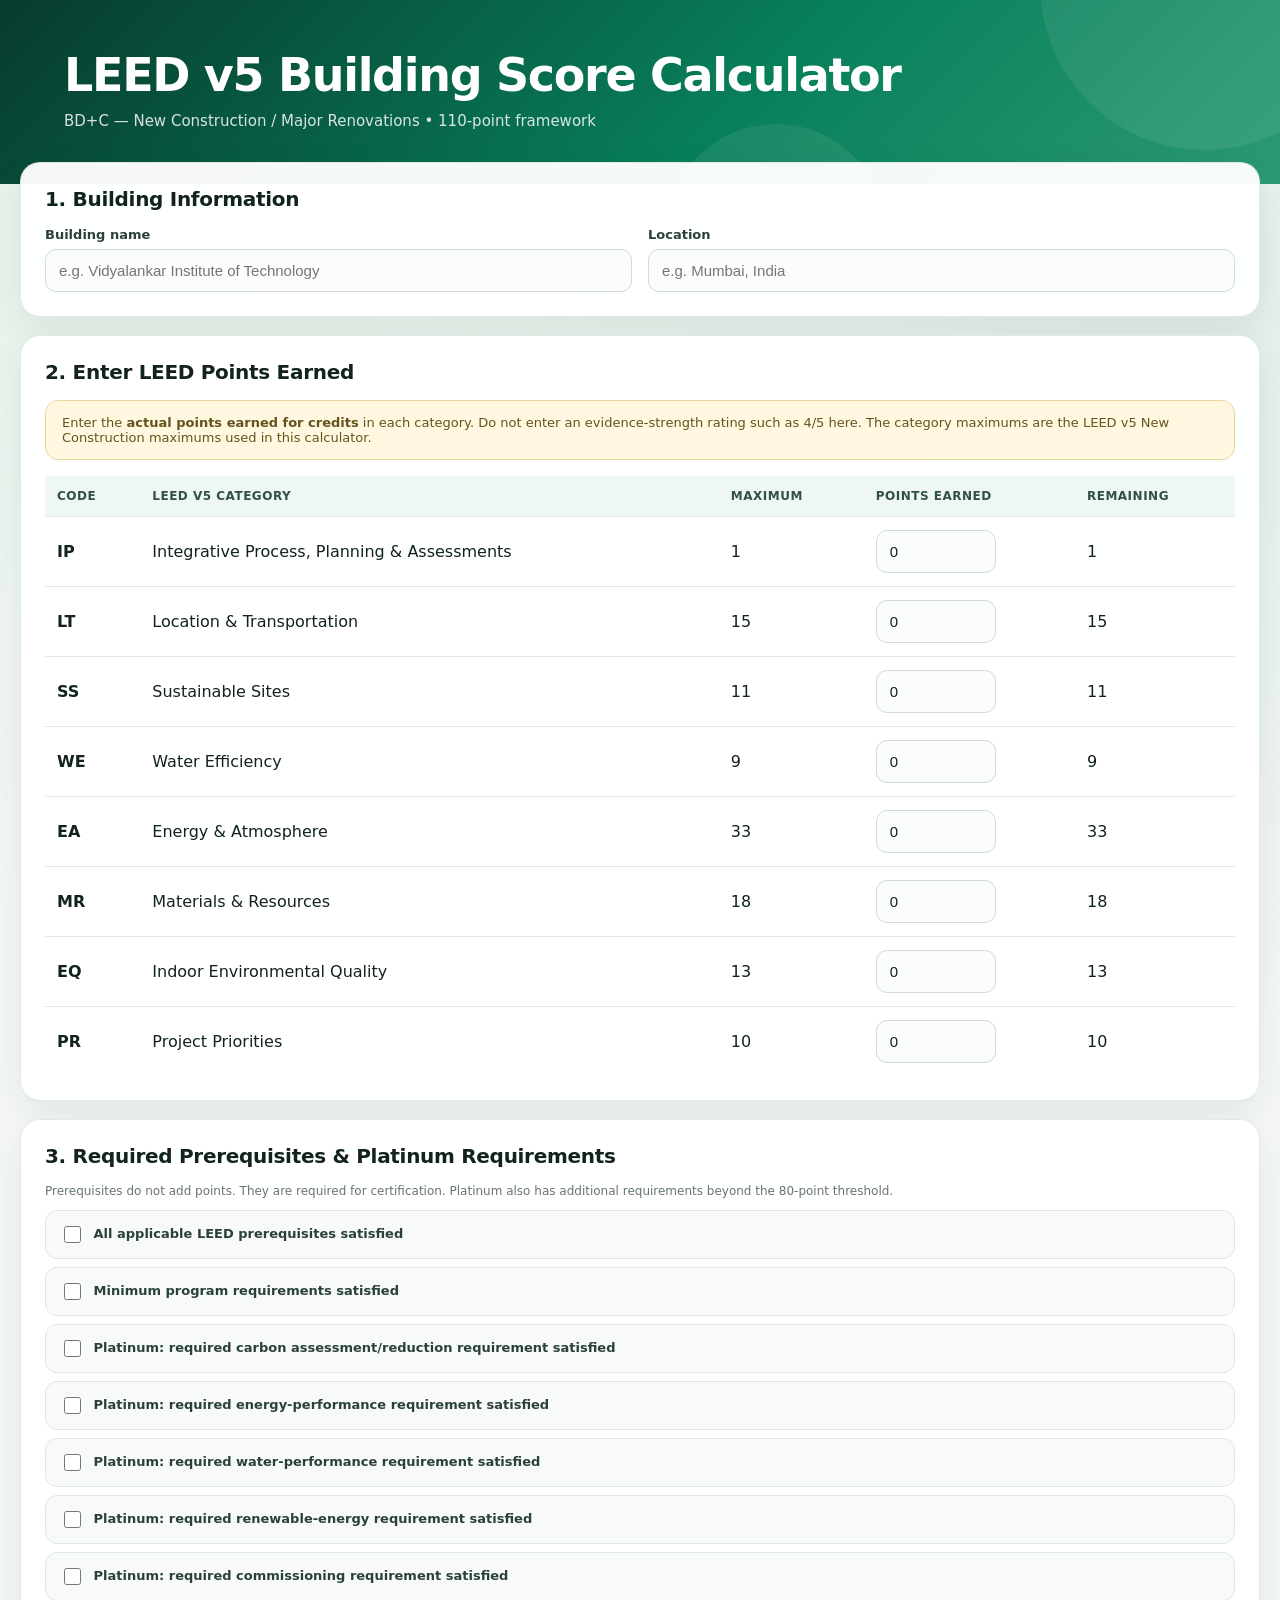
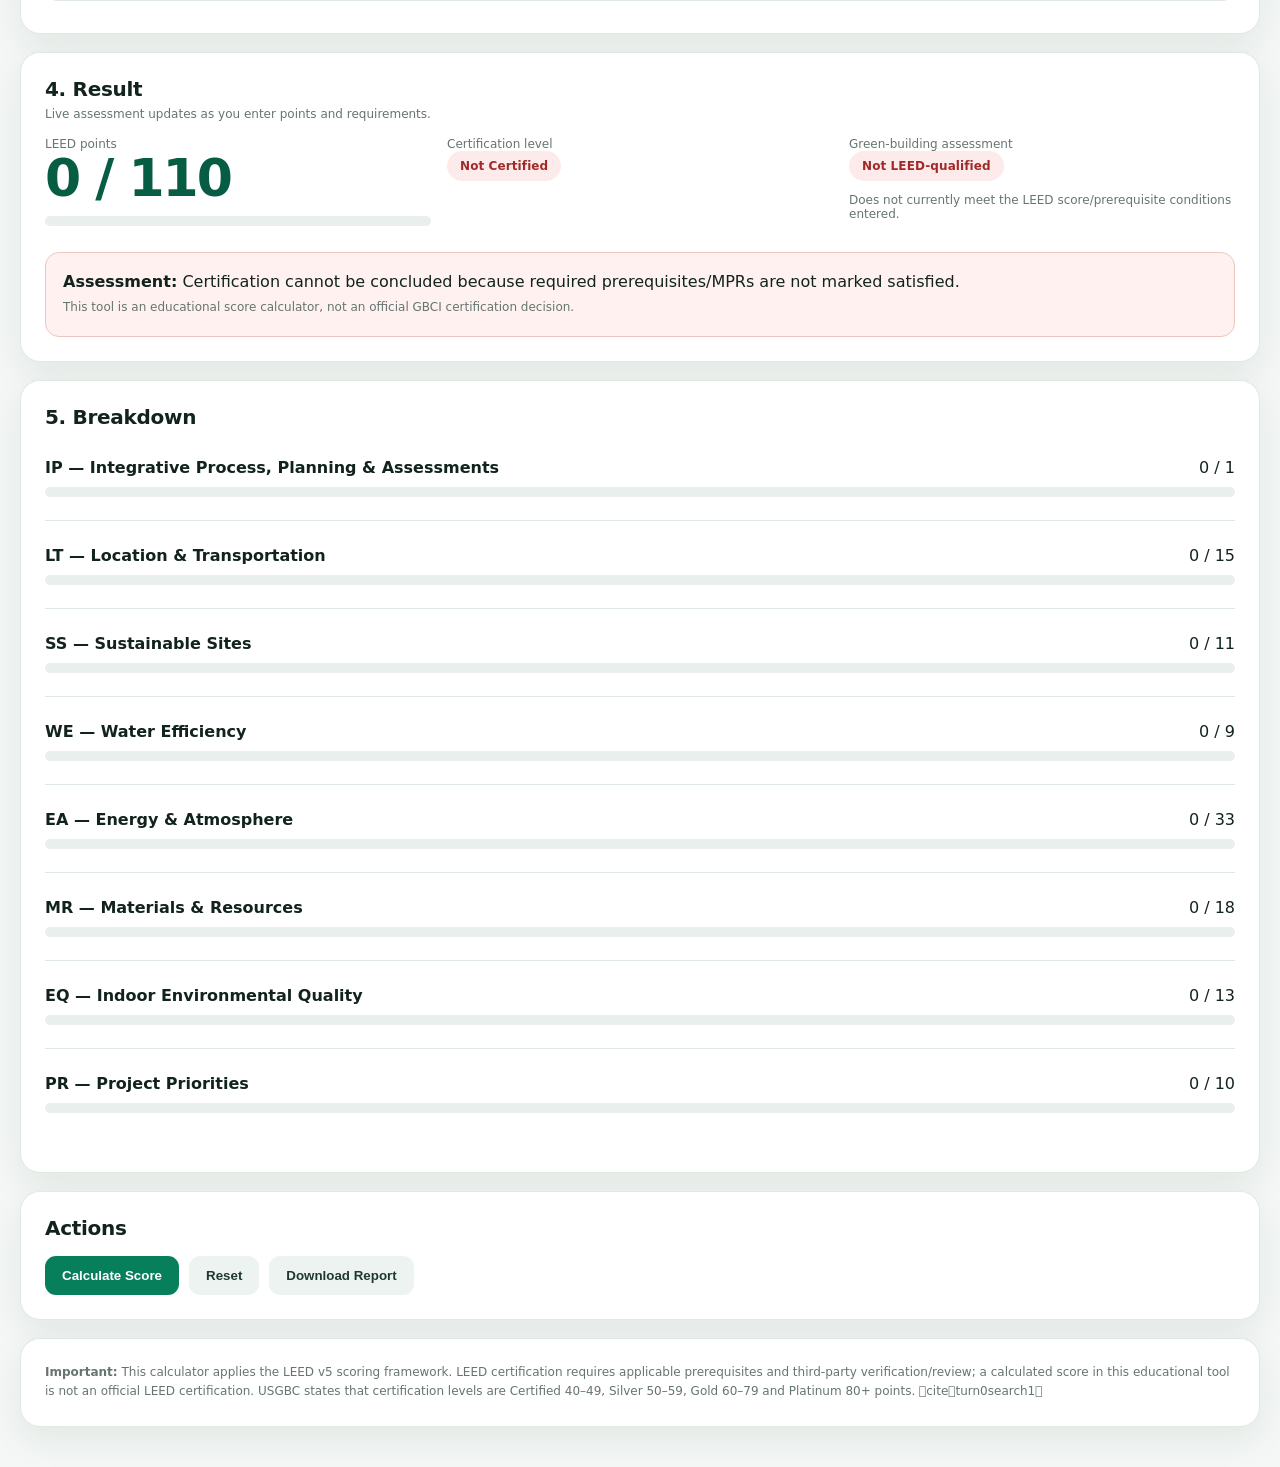
<file: files/tools/LEED_Score_Calculator_Modern_UI.html>
<!DOCTYPE html>
<html lang="en">
<head>
<meta charset="UTF-8">
<meta name="viewport" content="width=device-width, initial-scale=1.0">
<title>LEED v5 Building Score Calculator</title>
<style>
:root{
  --bg:#f4f7f5;
  --surface:#ffffff;
  --surface-2:#f8faf9;
  --ink:#12231d;
  --muted:#66756f;
  --line:#dfe8e3;
  --green:#087f5b;
  --green-dark:#075c44;
  --green-soft:#e7f5ef;
  --accent:#b7e4c7;
  --danger:#b42318;
  --warning:#fff7df;
  --shadow:0 12px 35px rgba(20,55,43,.08);
}
*{box-sizing:border-box}
html{scroll-behavior:smooth}
body{
  margin:0;
  font-family:Inter,ui-sans-serif,system-ui,-apple-system,BlinkMacSystemFont,"Segoe UI",Arial,sans-serif;
  background:
    radial-gradient(circle at 10% 0%,rgba(183,228,199,.28),transparent 28%),
    radial-gradient(circle at 90% 10%,rgba(8,127,91,.08),transparent 25%),
    var(--bg);
  color:var(--ink);
}
header{
  position:relative;
  overflow:hidden;
  color:#fff;
  padding:48px max(24px,5vw) 54px;
  background:linear-gradient(135deg,#073b2d 0%,#087f5b 58%,#2c9a74 100%);
}
header:before,header:after{
  content:"";
  position:absolute;
  border-radius:50%;
  background:rgba(255,255,255,.07);
}
header:before{width:330px;height:330px;right:-90px;top:-180px}
header:after{width:220px;height:220px;left:52%;bottom:-160px}
header h1{position:relative;margin:0 0 10px;font-size:clamp(30px,4vw,46px);letter-spacing:-1.3px}
header p{position:relative;margin:0;max-width:760px;color:rgba(255,255,255,.84);font-size:15px}
main{max-width:1280px;margin:-22px auto 40px;padding:0 20px;position:relative}
.card{
  background:rgba(255,255,255,.96);
  border:1px solid rgba(223,232,227,.95);
  border-radius:20px;
  padding:24px;
  margin-bottom:18px;
  box-shadow:var(--shadow);
}
h2{margin:0 0 16px;font-size:20px;letter-spacing:-.3px}
.grid{display:grid;grid-template-columns:repeat(auto-fit,minmax(240px,1fr));gap:16px}
label{font-weight:700;font-size:13px;display:block;margin-bottom:7px;color:#294139}
input[type=text],input[type=number]{
  width:100%;padding:12px 13px;border:1px solid #cfdcd6;border-radius:11px;
  font-size:15px;background:#fbfdfc;color:var(--ink);outline:none;transition:.2s;
}
input[type=text]:focus,input[type=number]:focus{
  border-color:var(--green);box-shadow:0 0 0 4px rgba(8,127,91,.10);background:#fff;
}
.warning{
  background:var(--warning);border:1px solid #ead89b;padding:14px 16px;border-radius:13px;
  font-size:13px;color:#65531e;margin-bottom:16px;
}
table{width:100%;border-collapse:separate;border-spacing:0;overflow:hidden}
th,td{padding:13px 12px;border-bottom:1px solid var(--line);text-align:left;vertical-align:middle}
th{background:#eef7f2;color:#315047;font-size:12px;text-transform:uppercase;letter-spacing:.5px}
tbody tr:hover{background:#fbfdfc}
tbody tr:last-child td{border-bottom:0}
.score-input{max-width:120px}
.max,.small{color:var(--muted);font-size:12px}
.badge{
  display:inline-flex;align-items:center;gap:6px;padding:8px 13px;border-radius:999px;
  font-weight:800;font-size:12px;letter-spacing:.1px
}
.certified{background:#e4f6ec;color:#087044}
.silver{background:#edf1f3;color:#52616b}
.gold{background:#fff1bf;color:#806100}
.platinum{background:#e9edf0;color:#35414a}
.none{background:#fcebea;color:#a02a2a}
.bigscore{font-size:52px;font-weight:850;color:var(--green-dark);line-height:1.05;letter-spacing:-2px}
.progress{height:10px;background:#e9efec;border-radius:99px;overflow:hidden;margin:10px 0}
.progress>div{
  height:100%;background:linear-gradient(90deg,var(--green-dark),var(--green));
  border-radius:inherit;transition:width .35s ease;
}
.status{padding:17px;border-radius:14px;line-height:1.55}
.status.green{background:#e9f8f0;border:1px solid #b9e2ce}
.status.red{background:#fff1f0;border:1px solid #efc5c1}
.actions{display:flex;gap:10px;flex-wrap:wrap}
.btn{
  border:0;border-radius:11px;padding:12px 17px;font-weight:800;cursor:pointer;
  transition:transform .15s,box-shadow .15s,background .15s;
}
.btn:hover{transform:translateY(-1px);box-shadow:0 7px 18px rgba(20,55,43,.12)}
.primary{background:var(--green);color:#fff}
.primary:hover{background:var(--green-dark)}
.secondary{background:#edf3f0;color:#1e3930}
.footer{font-size:12px;color:var(--muted);line-height:1.6}
#checks>div{
  padding:12px 14px;margin:8px 0!important;background:var(--surface-2);
  border:1px solid var(--line);border-radius:12px;
}
#checks label{margin:0;font-weight:650}
#checks input{accent-color:var(--green);width:17px;height:17px;vertical-align:middle;margin-right:8px}
#breakdown>div{
  padding:13px 0;border-bottom:1px solid var(--line)!important;
}
#breakdown>div:last-child{border-bottom:0!important}
@media(max-width:760px){
  header{padding:36px 20px 46px}
  main{padding:0 12px}
  .card{padding:18px;border-radius:16px}
  .bigscore{font-size:42px}
  table{font-size:13px;display:block;overflow-x:auto;white-space:nowrap}
  th,td{padding:11px 9px}
}
</style>
</head>
<body>
<header>
  <h1>LEED v5 Building Score Calculator</h1>
  <p>BD+C — New Construction / Major Renovations • 110-point framework</p>
</header>

<main>
<section class="card">
<h2>1. Building Information</h2>
<div class="grid">
<div><label>Building name</label><input id="building" type="text" placeholder="e.g. Vidyalankar Institute of Technology"></div>
<div><label>Location</label><input id="location" type="text" placeholder="e.g. Mumbai, India"></div>
</div>
</section>

<section class="card">
<h2>2. Enter LEED Points Earned</h2>
<div class="warning">
Enter the <b>actual points earned for credits</b> in each category. Do not enter an evidence-strength rating such as 4/5 here.
The category maximums are the LEED v5 New Construction maximums used in this calculator.
</div>
<table>
<thead><tr><th>Code</th><th>LEED v5 Category</th><th>Maximum</th><th>Points earned</th><th>Remaining</th></tr></thead>
<tbody id="categories"></tbody>
</table>
</section>

<section class="card">
<h2>3. Required Prerequisites & Platinum Requirements</h2>
<p class="small">Prerequisites do not add points. They are required for certification. Platinum also has additional requirements beyond the 80-point threshold.</p>
<div id="checks"></div>
</section>

<section class="card">
<h2>4. Result</h2><div class="small" style="margin-top:-10px;margin-bottom:16px">Live assessment updates as you enter points and requirements.</div>
<div class="grid">
<div><div class="small">LEED points</div><div class="bigscore" id="score">0 / 110</div><div class="progress"><div id="bar" style="width:0%"></div></div></div>
<div><div class="small">Certification level</div><div id="level" class="badge none">Not Certified</div><p class="small" id="levelText"></p></div>
<div><div class="small">Green-building assessment</div><div id="green" class="badge none">Not LEED-qualified</div><p class="small" id="greenText"></p></div>
</div>
<div id="resultStatus" class="status red" style="margin-top:16px"></div>
</section>

<section class="card">
<h2>5. Breakdown</h2>
<div id="breakdown"></div>
</section>

<section class="card">
<h2>Actions</h2>
<div class="actions">
<button class="btn primary" onclick="calculate()">Calculate Score</button>
<button class="btn secondary" onclick="resetApp()">Reset</button>
<button class="btn secondary" onclick="downloadReport()">Download Report</button>
</div>
</section>

<section class="card footer">
<b>Important:</b> This calculator applies the LEED v5 scoring framework. LEED certification requires applicable prerequisites and third-party verification/review; a calculated score in this educational tool is not an official LEED certification. USGBC states that certification levels are Certified 40–49, Silver 50–59, Gold 60–79 and Platinum 80+ points. citeturn0search1
</section>
</main>

<script>
const categories=[
 {code:"IP",name:"Integrative Process, Planning & Assessments",max:1},
 {code:"LT",name:"Location & Transportation",max:15},
 {code:"SS",name:"Sustainable Sites",max:11},
 {code:"WE",name:"Water Efficiency",max:9},
 {code:"EA",name:"Energy & Atmosphere",max:33},
 {code:"MR",name:"Materials & Resources",max:18},
 {code:"EQ",name:"Indoor Environmental Quality",max:13},
 {code:"PR",name:"Project Priorities",max:10}
];
const checks=[
 ["Prerequisites","All applicable LEED prerequisites satisfied"],
 ["MPR","Minimum program requirements satisfied"],
 ["platinumCarbon","Platinum: required carbon assessment/reduction requirement satisfied"],
 ["platinumEnergy","Platinum: required energy-performance requirement satisfied"],
 ["platinumWater","Platinum: required water-performance requirement satisfied"],
 ["platinumRenewable","Platinum: required renewable-energy requirement satisfied"],
 ["platinumCommissioning","Platinum: required commissioning requirement satisfied"]
];

const catBox=document.getElementById("categories");
categories.forEach(c=>{
 const tr=document.createElement("tr");
 tr.innerHTML=`<td><b>${c.code}</b></td><td>${c.name}</td><td>${c.max}</td>
 <td><input class="score-input" type="number" min="0" max="${c.max}" step="0.1" value="0" id="p_${c.code}" oninput="calculate()"></td>
 <td id="r_${c.code}">${c.max}</td>`;
 catBox.appendChild(tr);
});
const checksBox=document.getElementById("checks");
checks.forEach(([id,label])=>{
 const div=document.createElement("div");
 div.style.margin="10px 0";
 div.innerHTML=`<label><input type="checkbox" id="${id}" onchange="calculate()"> ${label}</label>`;
 checksBox.appendChild(div);
});

function getScore(){
 let total=0;
 const values={};
 categories.forEach(c=>{
   let v=parseFloat(document.getElementById("p_"+c.code).value)||0;
   if(v<0)v=0;if(v>c.max)v=c.max;
   document.getElementById("p_"+c.code).value=v;
   values[c.code]=v; total+=v;
   document.getElementById("r_"+c.code).textContent=(c.max-v).toFixed(1).replace(".0","");
 });
 return {total,values};
}
function prerequisitesOK(){return document.getElementById("Prerequisites").checked && document.getElementById("MPR").checked;}
function platinumOK(){
 return ["platinumCarbon","platinumEnergy","platinumWater","platinumRenewable","platinumCommissioning"].every(id=>document.getElementById(id).checked);
}
function calculate(){
 const {total,values}=getScore();
 document.getElementById("score").textContent=`${total.toFixed(1).replace(".0","")} / 110`;
 document.getElementById("bar").style.width=Math.min(total/110*100,100)+"%";
 let level="Not Certified", cls="none", text="";
 if(!prerequisitesOK()){
   text="Certification cannot be concluded because required prerequisites/MPRs are not marked satisfied.";
 } else if(total>=80){
   if(platinumOK()){level="Platinum";cls="platinum";text="80+ points and the Platinum-specific requirements entered in this tool are satisfied.";}
   else {level="Gold*";cls="gold";text="80+ points, but the Platinum-specific requirements entered in this tool are not all satisfied. Review the official v5 requirements before calling this Platinum.";}
 } else if(total>=60){level="Gold";cls="gold";text="60–79 points with prerequisites satisfied.";}
 else if(total>=50){level="Silver";cls="silver";text="50–59 points with prerequisites satisfied.";}
 else if(total>=40){level="Certified";cls="certified";text="40–49 points with prerequisites satisfied.";}
 else {text="Below the 40-point LEED certification threshold.";}
 const l=document.getElementById("level");l.textContent=level;l.className="badge "+cls;
 const green=total>=40 && prerequisitesOK();
 const g=document.getElementById("green");g.textContent=green?"LEED-qualified green building":"Not LEED-qualified";g.className="badge "+(green?"certified":"none");
 document.getElementById("greenText").textContent=green?
 "Meets the score threshold and marked prerequisites in this calculator. Official certification still requires LEED review.":
 "Does not currently meet the LEED score/prerequisite conditions entered.";
 const status=document.getElementById("resultStatus");
 status.className="status "+(green?"green":"red");
 status.innerHTML=`<b>Assessment:</b> ${text}<br><span class="small">This tool is an educational score calculator, not an official GBCI certification decision.</span>`;
 const bd=document.getElementById("breakdown");
 bd.innerHTML=categories.map(c=>`<div style="margin:12px 0"><b>${c.code} — ${c.name}</b>
 <span style="float:right">${values[c.code]} / ${c.max}</span><div class="progress"><div style="width:${values[c.code]/c.max*100}%"></div></div></div>`).join("");
}
function resetApp(){
 document.getElementById("building").value="";
 document.getElementById("location").value="";
 categories.forEach(c=>document.getElementById("p_"+c.code).value=0);
 checks.forEach(([id])=>document.getElementById(id).checked=false);
 calculate();
}
function downloadReport(){
 const {total}=getScore();
 const name=document.getElementById("building").value||"Unnamed Building";
 const loc=document.getElementById("location").value||"";
 let lines=[`LEED v5 Building Score Report`,`Building: ${name}`,`Location: ${loc}`,`Score: ${total}/110`,`Certification assessment: ${document.getElementById("level").textContent}`,`Green-building assessment: ${document.getElementById("green").textContent}`,"","Category scores:"];
 categories.forEach(c=>lines.push(`${c.code} - ${c.name}: ${document.getElementById("p_"+c.code).value}/${c.max}`));
 lines.push("","Note: This is an educational calculation, not an official LEED certification.");
 const blob=new Blob([lines.join("\\n")],{type:"text/plain"});
 const a=document.createElement("a");a.href=URL.createObjectURL(blob);a.download=(name.replace(/[^a-z0-9]+/gi,"_")||"leed_report")+"_LEED_v5_Report.txt";a.click();
}
calculate();
</script>
</body>
</html>
</file>
<file: styles.css>
/* ===================================================================
   EWEM Academic Portfolio — Ultra-Modern Design System
   =================================================================== */

:root {
  /* Color System */
  --bg-primary: #06111e;
  --bg-secondary: #091a2d;
  --bg-card: rgba(13, 29, 49, 0.75);
  --bg-card-hover: rgba(18, 38, 64, 0.88);
  --bg-glass: rgba(6, 17, 30, 0.78);
  
  --line: rgba(56, 189, 248, 0.16);
  --line-strong: rgba(56, 189, 248, 0.38);
  
  --text-main: #f1f8fc;
  --text-secondary: #94a9be;
  --text-muted: #647b93;
  
  /* Brand & Gradient Accents */
  --cyan-primary: #38bdf8;
  --cyan-bright: #00f2fe;
  --teal-primary: #2dd4bf;
  --emerald: #10b981;
  --indigo-primary: #818cf8;
  --purple-accent: #a855f7;
  --rose-accent: #f43f5e;
  --amber-accent: #f59e0b;
  
  /* Modern Gradients */
  --grad-primary: linear-gradient(135deg, #38bdf8 0%, #2dd4bf 100%);
  --grad-accent: linear-gradient(135deg, #38bdf8 0%, #818cf8 100%);
  --grad-card: linear-gradient(145deg, rgba(16, 38, 64, 0.72) 0%, rgba(9, 23, 40, 0.82) 100%);
  --grad-card-hover: linear-gradient(145deg, rgba(23, 52, 85, 0.85) 0%, rgba(12, 31, 53, 0.95) 100%);
  
  /* Shadows */
  --shadow-subtle: 0 10px 30px rgba(0, 0, 0, 0.25);
  --shadow-card: 0 16px 45px rgba(0, 0, 0, 0.35);
  --shadow-hover: 0 24px 60px rgba(0, 0, 0, 0.5), 0 0 35px rgba(56, 189, 248, 0.18);
  --shadow-glow: 0 0 40px rgba(56, 189, 248, 0.25);

  /* Layout */
  --radius-sm: 8px;
  --radius-md: 14px;
  --radius-lg: 20px;
  --radius-xl: 28px;
  --radius-full: 9999px;
  --wrap-width: min(1200px, 92vw);
}

/* Base & Reset */
*, *::before, *::after {
  box-sizing: border-box;
  margin: 0;
  padding: 0;
}

html {
  scroll-behavior: smooth;
  scroll-padding-top: 90px;
}

body {
  background-color: var(--bg-primary);
  color: var(--text-main);
  font-family: 'Plus Jakarta Sans', -apple-system, BlinkMacSystemFont, sans-serif;
  font-size: 15px;
  line-height: 1.65;
  min-height: 100vh;
  position: relative;
  overflow-x: hidden;
  -webkit-font-smoothing: antialiased;
}

/* Subtle Technical Grid Overlay */
body::before {
  content: "";
  position: fixed;
  inset: 0;
  pointer-events: none;
  opacity: 0.12;
  background-image: 
    linear-gradient(rgba(255, 255, 255, 0.05) 1px, transparent 1px),
    linear-gradient(90deg, rgba(255, 255, 255, 0.05) 1px, transparent 1px);
  background-size: 40px 40px;
  mask-image: radial-gradient(ellipse at 50% 20%, #000 40%, transparent 85%);
  z-index: 1;
}

/* Ambient Glowing Background Orbs */
.ambient-glow {
  position: fixed;
  border-radius: 50%;
  pointer-events: none;
  filter: blur(120px);
  z-index: 0;
  opacity: 0.45;
}

.glow-1 {
  width: 450px;
  height: 450px;
  top: -80px;
  left: -80px;
  background: radial-gradient(circle, rgba(56, 189, 248, 0.35) 0%, transparent 70%);
}

.glow-2 {
  width: 500px;
  height: 500px;
  top: 15%;
  right: -100px;
  background: radial-gradient(circle, rgba(45, 212, 191, 0.28) 0%, transparent 70%);
}

.glow-3 {
  width: 600px;
  height: 600px;
  bottom: 5%;
  left: 20%;
  background: radial-gradient(circle, rgba(129, 140, 248, 0.2) 0%, transparent 70%);
}

/* Layout Container */
.wrap {
  width: var(--wrap-width);
  margin: 0 auto;
  position: relative;
  z-index: 2;
}

/* ===================================================================
   Navigation Bar
   =================================================================== */
.nav {
  position: sticky;
  top: 16px;
  z-index: 100;
  width: var(--wrap-width);
  margin: 16px auto 0;
  padding: 10px 18px;
  border: 1px solid var(--line);
  border-radius: var(--radius-lg);
  background: var(--bg-glass);
  backdrop-filter: blur(20px);
  -webkit-backdrop-filter: blur(20px);
  display: flex;
  align-items: center;
  justify-content: space-between;
  box-shadow: var(--shadow-subtle);
  transition: all 0.3s ease;
}

.brand {
  display: flex;
  align-items: center;
  gap: 10px;
  font-weight: 800;
  font-size: 16px;
  letter-spacing: -0.02em;
}

.brand-badge {
  padding: 3px 9px;
  background: rgba(56, 189, 248, 0.14);
  border: 1px solid rgba(56, 189, 248, 0.35);
  border-radius: var(--radius-sm);
  color: var(--cyan-primary);
  font-size: 11px;
  font-weight: 800;
  letter-spacing: 0.08em;
}

.brand-title {
  color: #fff;
}

.brand-title span {
  color: var(--teal-primary);
}

.navlinks {
  display: flex;
  align-items: center;
  gap: 6px;
}

.navlinks a {
  display: inline-flex;
  align-items: center;
  gap: 7px;
  padding: 8px 14px;
  border-radius: var(--radius-md);
  color: var(--text-secondary);
  text-decoration: none;
  font-size: 13px;
  font-weight: 600;
  transition: all 0.22s ease;
}

.navlinks a i {
  font-size: 12px;
  color: var(--cyan-primary);
  opacity: 0.8;
}

.navlinks a:hover {
  color: #fff;
  background: rgba(56, 189, 248, 0.1);
  transform: translateY(-1px);
}

.nav-cta-btn {
  padding: 8px 16px;
  background: var(--grad-primary);
  color: #041829;
  text-decoration: none;
  font-size: 13px;
  font-weight: 700;
  border-radius: var(--radius-md);
  transition: all 0.25s ease;
}

.nav-cta-btn:hover {
  box-shadow: 0 0 20px rgba(56, 189, 248, 0.45);
  transform: translateY(-1px);
}

/* ===================================================================
   Hero Section & 3D Tilt Profile Card
   =================================================================== */
.hero {
  min-height: 75vh;
  display: grid;
  grid-template-columns: 1.15fr 0.85fr;
  gap: 48px;
  align-items: center;
  padding: 65px 0 50px;
}

.eyebrow {
  display: inline-flex;
  align-items: center;
  gap: 9px;
  padding: 6px 14px;
  border-radius: var(--radius-full);
  border: 1px solid rgba(45, 212, 191, 0.28);
  background: rgba(45, 212, 191, 0.08);
  color: #7ef1df;
  font-size: 11px;
  font-weight: 700;
  letter-spacing: 0.08em;
  text-transform: uppercase;
  margin-bottom: 20px;
}

.dot {
  width: 7px;
  height: 7px;
  border-radius: 50%;
  background: var(--teal-primary);
  box-shadow: 0 0 12px var(--teal-primary);
  animation: pulseDot 2s infinite;
}

@keyframes pulseDot {
  0%, 100% { opacity: 1; transform: scale(1); }
  50% { opacity: 0.5; transform: scale(0.85); }
}

.hero-title {
  font-family: 'Space Grotesk', sans-serif;
  font-size: clamp(40px, 5.2vw, 68px);
  font-weight: 800;
  line-height: 1.05;
  letter-spacing: -0.04em;
  color: #ffffff;
  margin-bottom: 20px;
}

.hero-title em {
  font-style: italic;
  font-family: 'Playfair Display', serif;
  background: var(--grad-primary);
  -webkit-background-clip: text;
  -webkit-text-fill-color: transparent;
  padding-right: 4px;
}

.sub-hero {
  display: block;
  font-size: 0.42em;
  font-weight: 600;
  letter-spacing: -0.01em;
  color: var(--cyan-primary);
  margin-top: 10px;
  text-transform: uppercase;
}

.hero-description {
  font-size: 16px;
  line-height: 1.75;
  color: var(--text-secondary);
  max-width: 640px;
  margin-bottom: 28px;
}

.hero-description b {
  color: #dcf2fc;
  font-weight: 600;
}

.hero-stats {
  display: flex;
  gap: 12px;
  flex-wrap: wrap;
  margin-bottom: 30px;
}

.stat-pill {
  display: flex;
  align-items: center;
  gap: 10px;
  padding: 8px 16px;
  border: 1px solid var(--line);
  background: rgba(255, 255, 255, 0.03);
  border-radius: var(--radius-md);
}

.stat-num {
  font-family: 'Space Grotesk', sans-serif;
  font-weight: 800;
  font-size: 18px;
  color: var(--cyan-primary);
}

.stat-lbl {
  font-size: 12px;
  color: var(--text-secondary);
  font-weight: 600;
}

.actions {
  display: flex;
  flex-wrap: wrap;
  gap: 12px;
}

.btn {
  display: inline-flex;
  align-items: center;
  gap: 10px;
  padding: 13px 22px;
  border-radius: var(--radius-md);
  font-size: 14px;
  font-weight: 700;
  text-decoration: none;
  border: 1px solid transparent;
  cursor: pointer;
  transition: all 0.25s cubic-bezier(0.16, 1, 0.3, 1);
}

.btn.primary {
  background: var(--grad-primary);
  color: #041b2c;
  box-shadow: 0 8px 24px rgba(56, 189, 248, 0.25);
}

.btn.primary:hover {
  transform: translateY(-2px);
  box-shadow: 0 14px 32px rgba(56, 189, 248, 0.38);
}

.btn.ghost {
  background: rgba(255, 255, 255, 0.04);
  color: var(--text-main);
  border: 1px solid var(--line);
}

.btn.ghost:hover {
  background: rgba(56, 189, 248, 0.1);
  border-color: rgba(56, 189, 248, 0.45);
  transform: translateY(-2px);
}

.btn.secondary {
  background: rgba(56, 189, 248, 0.12);
  color: var(--cyan-primary);
  border: 1px solid rgba(56, 189, 248, 0.35);
}

.btn.secondary:hover {
  background: rgba(56, 189, 248, 0.22);
  transform: translateY(-2px);
}

/* 3D Depth Card */
.depth-card {
  position: relative;
  min-height: 440px;
  border: 1px solid var(--line);
  border-radius: var(--radius-xl);
  background: var(--grad-card);
  box-shadow: var(--shadow-card);
  overflow: hidden;
  transform-style: preserve-3d;
  transition: transform 0.2s cubic-bezier(0.2, 0.8, 0.2, 1), box-shadow 0.3s ease;
}

.depth-card:hover {
  border-color: var(--line-strong);
  box-shadow: var(--shadow-hover);
}

.depth-card::before {
  content: "";
  position: absolute;
  width: 280px;
  height: 280px;
  left: -80px;
  top: -90px;
  background: radial-gradient(circle, rgba(56, 189, 248, 0.35), transparent 70%);
  filter: blur(25px);
  pointer-events: none;
}

.depth-card::after {
  content: "";
  position: absolute;
  inset: 0;
  background: linear-gradient(115deg, transparent 20%, rgba(255, 255, 255, 0.08) 45%, transparent 60%);
  transform: translateX(-120%);
  transition: transform 0.85s ease;
  pointer-events: none;
}

.depth-card:hover::after {
  transform: translateX(120%);
}

.profile-card {
  position: relative;
  height: 100%;
  padding: 30px;
  display: flex;
  flex-direction: column;
  justify-content: space-between;
  gap: 24px;
}

.profile-header {
  display: flex;
  justify-content: space-between;
  align-items: center;
}

.monogram {
  width: 72px;
  height: 72px;
  border-radius: 20px;
  display: grid;
  place-items: center;
  font-family: 'Space Grotesk', sans-serif;
  font-size: 28px;
  font-weight: 800;
  background: var(--grad-primary);
  color: #041829;
  box-shadow: 0 12px 30px rgba(56, 189, 248, 0.25);
}

.status-indicator {
  display: inline-flex;
  align-items: center;
  gap: 8px;
  padding: 6px 12px;
  background: rgba(16, 185, 129, 0.12);
  border: 1px solid rgba(16, 185, 129, 0.3);
  border-radius: var(--radius-full);
  color: #34d399;
  font-size: 11px;
  font-weight: 700;
}

.live-dot {
  width: 6px;
  height: 6px;
  border-radius: 50%;
  background: #34d399;
  box-shadow: 0 0 10px #34d399;
}

.profile-info h2 {
  font-family: 'Space Grotesk', sans-serif;
  font-size: 32px;
  font-weight: 800;
  color: #fff;
  letter-spacing: -0.02em;
  margin-bottom: 4px;
}

.student-role {
  color: var(--cyan-primary);
  font-size: 13px;
  font-weight: 600;
  margin-bottom: 20px;
}

.meta-grid {
  display: grid;
  grid-template-columns: 1fr 1fr;
  gap: 12px;
  padding: 16px;
  background: rgba(0, 0, 0, 0.25);
  border-radius: var(--radius-md);
  border: 1px solid rgba(255, 255, 255, 0.05);
}

.meta-item {
  display: flex;
  flex-direction: column;
  gap: 2px;
}

.meta-key {
  font-size: 10px;
  text-transform: uppercase;
  letter-spacing: 0.06em;
  color: var(--text-muted);
  font-weight: 700;
}

.meta-val {
  font-size: 13px;
  color: #e2f1fa;
  font-weight: 600;
}

.chips {
  display: flex;
  flex-wrap: wrap;
  gap: 8px;
}

.chip {
  display: inline-flex;
  align-items: center;
  gap: 6px;
  font-size: 11px;
  font-weight: 600;
  color: #c9e9fa;
  border: 1px solid var(--line);
  padding: 6px 12px;
  border-radius: var(--radius-full);
  background: rgba(255, 255, 255, 0.04);
}

.chip i {
  color: var(--cyan-primary);
  font-size: 10px;
}

/* ===================================================================
   Section Headers
   =================================================================== */
section {
  padding: 55px 0;
}

.section-head {
  display: flex;
  justify-content: space-between;
  align-items: flex-end;
  gap: 25px;
  margin-bottom: 26px;
}

.section-head h2 {
  font-family: 'Space Grotesk', sans-serif;
  font-size: clamp(28px, 3.5vw, 42px);
  font-weight: 800;
  color: #ffffff;
  letter-spacing: -0.03em;
  margin-top: 6px;
}

.section-head p {
  color: var(--text-secondary);
  max-width: 540px;
  font-size: 14px;
  line-height: 1.65;
}

/* ===================================================================
   Search & Filter Controls
   =================================================================== */
.filter-controls {
  display: flex;
  justify-content: space-between;
  align-items: center;
  gap: 16px;
  margin-bottom: 20px;
  flex-wrap: wrap;
}

.search-box {
  position: relative;
  flex: 1;
  min-width: 280px;
}

.search-icon {
  position: absolute;
  left: 16px;
  top: 50%;
  transform: translateY(-50%);
  color: var(--cyan-primary);
  font-size: 14px;
  pointer-events: none;
}

.search-input {
  width: 100%;
  padding: 13px 44px 13px 44px;
  border-radius: var(--radius-md);
  border: 1px solid var(--line);
  outline: none;
  background: rgba(7, 21, 36, 0.7);
  color: #ffffff;
  font-family: inherit;
  font-size: 14px;
  transition: all 0.25s ease;
}

.search-input:focus {
  border-color: var(--cyan-primary);
  background: rgba(9, 26, 46, 0.9);
  box-shadow: 0 0 25px rgba(56, 189, 248, 0.2);
}

.search-input::placeholder {
  color: var(--text-muted);
}

.clear-search-btn {
  position: absolute;
  right: 14px;
  top: 50%;
  transform: translateY(-50%);
  background: transparent;
  border: none;
  color: var(--text-muted);
  font-size: 20px;
  cursor: pointer;
  display: none;
  line-height: 1;
}

.clear-search-btn:hover {
  color: #fff;
}

.active-count {
  font-size: 13px;
  color: var(--text-muted);
  font-weight: 600;
  white-space: nowrap;
}

/* ===================================================================
   Assessment Tabs
   =================================================================== */
.tabs {
  display: flex;
  gap: 8px;
  overflow-x: auto;
  padding: 8px;
  background: rgba(9, 23, 40, 0.6);
  border: 1px solid var(--line);
  border-radius: var(--radius-lg);
  margin-bottom: 26px;
  scrollbar-width: thin;
}

.tabs::-webkit-scrollbar {
  height: 4px;
}

.tabs::-webkit-scrollbar-thumb {
  background: var(--line);
  border-radius: var(--radius-full);
}

.tab {
  display: inline-flex;
  align-items: center;
  gap: 9px;
  border: 1px solid transparent;
  background: transparent;
  color: var(--text-secondary);
  padding: 11px 18px;
  border-radius: var(--radius-md);
  font-family: inherit;
  font-weight: 700;
  font-size: 13px;
  cursor: pointer;
  white-space: nowrap;
  transition: all 0.22s ease;
}

.tab i {
  font-size: 13px;
  opacity: 0.75;
}

.tab:hover {
  color: #ffffff;
  background: rgba(56, 189, 248, 0.08);
}

.tab.active {
  background: linear-gradient(135deg, rgba(56, 189, 248, 0.18), rgba(45, 212, 191, 0.12));
  color: #e6f8ff;
  border: 1px solid rgba(56, 189, 248, 0.35);
  box-shadow: 0 4px 18px rgba(0, 0, 0, 0.25);
}

.tab.active i {
  color: var(--cyan-primary);
  opacity: 1;
}

.tab-badge {
  display: inline-flex;
  align-items: center;
  justify-content: center;
  min-width: 20px;
  height: 20px;
  padding: 0 6px;
  border-radius: var(--radius-full);
  background: rgba(255, 255, 255, 0.08);
  color: var(--text-secondary);
  font-size: 11px;
  font-weight: 800;
}

.tab.active .tab-badge {
  background: var(--cyan-primary);
  color: #041829;
}

/* Tab Panels */
.tab-panel {
  display: none;
}

.tab-panel.active {
  display: block;
  animation: panelFadeIn 0.35s cubic-bezier(0.16, 1, 0.3, 1);
}

@keyframes panelFadeIn {
  from {
    opacity: 0;
    transform: translateY(12px);
  }
  to {
    opacity: 1;
    transform: translateY(0);
  }
}

.panel-description {
  display: flex;
  align-items: center;
  gap: 12px;
  padding: 12px 18px;
  background: rgba(56, 189, 248, 0.05);
  border: 1px dashed rgba(56, 189, 248, 0.22);
  border-radius: var(--radius-md);
  margin-bottom: 22px;
  color: var(--text-secondary);
  font-size: 13px;
}

.panel-description i {
  color: var(--cyan-primary);
  font-size: 16px;
}

/* ===================================================================
   Archive Card Grid & Activity Cards
   =================================================================== */
.grid {
  display: grid;
  grid-template-columns: repeat(auto-fill, minmax(350px, 1fr));
  gap: 20px;
}

.card {
  position: relative;
  display: flex;
  flex-direction: column;
  justify-content: space-between;
  padding: 24px;
  border: 1px solid var(--line);
  border-radius: var(--radius-lg);
  background: var(--grad-card);
  backdrop-filter: blur(12px);
  overflow: hidden;
  transition: all 0.28s cubic-bezier(0.16, 1, 0.3, 1);
}

.card:hover {
  transform: translateY(-5px);
  background: var(--grad-card-hover);
  border-color: rgba(56, 189, 248, 0.45);
  box-shadow: var(--shadow-hover);
}

.card-top {
  display: flex;
  justify-content: space-between;
  align-items: center;
  margin-bottom: 14px;
}

.num {
  font-family: 'Space Grotesk', sans-serif;
  font-size: 11px;
  font-weight: 800;
  letter-spacing: 0.08em;
  padding: 4px 10px;
  border-radius: var(--radius-full);
}

/* Stage-specific Badges */
.badge-mse {
  background: rgba(56, 189, 248, 0.15);
  color: var(--cyan-primary);
  border: 1px solid rgba(56, 189, 248, 0.3);
}

.badge-ese {
  background: rgba(16, 185, 129, 0.15);
  color: #34d399;
  border: 1px solid rgba(16, 185, 129, 0.3);
}

.badge-asgn {
  background: rgba(129, 140, 248, 0.15);
  color: #a5b4fc;
  border: 1px solid rgba(129, 140, 248, 0.3);
}

.badge-cs {
  background: rgba(244, 63, 94, 0.15);
  color: #fb7185;
  border: 1px solid rgba(244, 63, 94, 0.3);
}

.badge-tool {
  background: rgba(245, 158, 11, 0.15);
  color: #fbbf24;
  border: 1px solid rgba(245, 158, 11, 0.3);
}

/* File Format Badges */
.file-format-badge {
  display: inline-flex;
  align-items: center;
  gap: 5px;
  font-size: 10px;
  font-weight: 800;
  letter-spacing: 0.05em;
  padding: 3px 8px;
  border-radius: var(--radius-sm);
}

.format-pdf {
  background: rgba(244, 63, 94, 0.12);
  color: #f43f5e;
  border: 1px solid rgba(244, 63, 94, 0.25);
}

.format-docx {
  background: rgba(59, 130, 246, 0.12);
  color: #60a5fa;
  border: 1px solid rgba(59, 130, 246, 0.25);
}

.format-xlsx {
  background: rgba(16, 185, 129, 0.12);
  color: #34d399;
  border: 1px solid rgba(16, 185, 129, 0.25);
}

.format-html {
  background: rgba(245, 158, 11, 0.12);
  color: #fbbf24;
  border: 1px solid rgba(245, 158, 11, 0.25);
}

.format-img {
  background: rgba(168, 85, 247, 0.12);
  color: #c084fc;
  border: 1px solid rgba(168, 85, 247, 0.25);
}

.card h3 {
  font-family: 'Space Grotesk', sans-serif;
  font-size: 18px;
  font-weight: 700;
  color: #ffffff;
  margin-bottom: 9px;
  line-height: 1.35;
}

.card p {
  color: var(--text-secondary);
  font-size: 13px;
  line-height: 1.65;
  margin-bottom: 18px;
}

.tagrow {
  display: flex;
  gap: 6px;
  flex-wrap: wrap;
  margin-bottom: 18px;
}

.tag {
  font-size: 11px;
  color: #a4c5d8;
  padding: 4px 8px;
  border-radius: var(--radius-sm);
  background: rgba(255, 255, 255, 0.045);
  border: 1px solid rgba(255, 255, 255, 0.05);
}

.card-footer {
  margin-top: auto;
  padding-top: 14px;
  border-top: 1px solid rgba(255, 255, 255, 0.06);
}

.file-link {
  display: inline-flex;
  align-items: center;
  justify-content: space-between;
  width: 100%;
  padding: 10px 14px;
  background: rgba(56, 189, 248, 0.06);
  border: 1px solid var(--line);
  border-radius: var(--radius-md);
  color: #bdeeff;
  font-size: 12px;
  font-weight: 700;
  text-decoration: none;
  transition: all 0.2s ease;
}

.file-link i {
  font-size: 12px;
  transition: transform 0.2s ease;
}

.file-link:hover {
  background: var(--grad-primary);
  color: #031b2e;
  border-color: transparent;
}

.file-link:hover i {
  transform: translate(2px, -2px);
}

.file-link.highlight-link {
  background: rgba(45, 212, 191, 0.12);
  border-color: rgba(45, 212, 191, 0.35);
  color: #8ef7e8;
}

.file-link.highlight-link:hover {
  background: var(--grad-primary);
  color: #031b2e;
}

/* ===================================================================
   Visual Evidence Showcase
   =================================================================== */
.visual-grid {
  display: grid;
  grid-template-columns: 1.15fr 0.85fr;
  gap: 22px;
}

.poster-card {
  border: 1px solid var(--line);
  border-radius: var(--radius-xl);
  overflow: hidden;
  background: #03101c;
}

.poster-image-container {
  position: relative;
  min-height: 440px;
  height: 100%;
}

.poster-image-container img {
  width: 100%;
  height: 100%;
  object-fit: cover;
  display: block;
}

.poster-overlay {
  position: absolute;
  inset: auto 0 0;
  padding: 30px;
  background: linear-gradient(to top, rgba(3, 14, 25, 0.96) 20%, rgba(3, 14, 25, 0.7) 60%, transparent 100%);
  display: flex;
  justify-content: space-between;
  align-items: flex-end;
  gap: 20px;
}

.poster-tag {
  display: inline-block;
  font-size: 10px;
  font-weight: 800;
  letter-spacing: 0.1em;
  color: var(--cyan-primary);
  margin-bottom: 6px;
}

.poster-meta h3 {
  font-family: 'Space Grotesk', sans-serif;
  font-size: 24px;
  font-weight: 700;
  color: #ffffff;
  margin-bottom: 4px;
}

.poster-meta p {
  color: var(--text-secondary);
  font-size: 13px;
  max-width: 420px;
}

.poster-btn {
  display: inline-flex;
  align-items: center;
  gap: 8px;
  padding: 10px 18px;
  border-radius: var(--radius-md);
  background: rgba(255, 255, 255, 0.1);
  backdrop-filter: blur(8px);
  color: #ffffff;
  font-size: 12px;
  font-weight: 700;
  text-decoration: none;
  border: 1px solid rgba(255, 255, 255, 0.2);
  white-space: nowrap;
  transition: all 0.2s ease;
}

.poster-btn:hover {
  background: #ffffff;
  color: #031b2e;
}

.insights-stack {
  display: flex;
  flex-direction: column;
  gap: 14px;
}

.insight-card {
  padding: 20px 24px;
  border: 1px solid var(--line);
  border-radius: var(--radius-lg);
  background: var(--grad-card);
  transition: all 0.25s ease;
}

.insight-card:hover {
  border-color: rgba(56, 189, 248, 0.4);
  transform: translateX(4px);
}

.stat-group {
  display: flex;
  align-items: baseline;
  gap: 16px;
  margin-bottom: 8px;
}

.stat-value {
  font-family: 'Space Grotesk', sans-serif;
  font-size: 34px;
  font-weight: 800;
  color: var(--cyan-primary);
  line-height: 1;
}

.stat-label {
  font-size: 13px;
  font-weight: 700;
  color: #ffffff;
  line-height: 1.25;
}

.stat-label span {
  font-size: 11px;
  font-weight: 500;
  color: var(--text-muted);
}

.stat-desc {
  font-size: 12px;
  color: var(--text-secondary);
  line-height: 1.6;
}

.quote-card {
  position: relative;
  background: linear-gradient(145deg, rgba(20, 50, 80, 0.75), rgba(10, 28, 48, 0.85));
  border-left: 3px solid var(--teal-primary);
}

.quote-icon {
  font-size: 24px;
  color: var(--teal-primary);
  opacity: 0.4;
  margin-bottom: 8px;
}

.quote-card blockquote {
  font-family: 'Playfair Display', serif;
  font-size: 15px;
  font-style: italic;
  line-height: 1.6;
  color: #e5f5ff;
  margin-bottom: 8px;
}

.quote-card cite {
  font-size: 11px;
  color: var(--text-muted);
  font-style: normal;
  font-weight: 600;
  display: block;
}

/* ===================================================================
   Assessment Timeline
   =================================================================== */
.timeline-container {
  display: grid;
  grid-template-columns: repeat(4, 1fr);
  gap: 16px;
}

.timeline-card {
  position: relative;
  padding: 22px;
  border: 1px solid var(--line);
  border-radius: var(--radius-lg);
  background: var(--grad-card);
  display: flex;
  flex-direction: column;
  justify-content: space-between;
  gap: 16px;
  transition: all 0.25s ease;
}

.timeline-card:hover {
  transform: translateY(-4px);
  border-color: rgba(56, 189, 248, 0.4);
}

.timeline-step {
  width: 40px;
  height: 40px;
  border-radius: var(--radius-md);
  background: rgba(56, 189, 248, 0.12);
  color: var(--cyan-primary);
  display: grid;
  place-items: center;
  font-family: 'Space Grotesk', sans-serif;
  font-weight: 800;
  font-size: 16px;
}

.timeline-stage {
  display: inline-block;
  font-size: 10px;
  font-weight: 800;
  letter-spacing: 0.08em;
  color: var(--cyan-primary);
  margin-bottom: 6px;
}

.timeline-body h4 {
  font-family: 'Space Grotesk', sans-serif;
  font-size: 15px;
  font-weight: 700;
  color: #ffffff;
  margin-bottom: 8px;
  line-height: 1.35;
}

.timeline-body p {
  color: var(--text-secondary);
  font-size: 12px;
  line-height: 1.6;
  margin-bottom: 14px;
}

.timeline-status {
  display: inline-flex;
  align-items: center;
  gap: 6px;
  font-size: 11px;
  font-weight: 700;
  padding: 4px 10px;
  border-radius: var(--radius-full);
}

.timeline-status.completed {
  background: rgba(16, 185, 129, 0.12);
  color: #34d399;
}

.timeline-status.active {
  background: rgba(56, 189, 248, 0.15);
  color: var(--cyan-primary);
}

.timeline-card.highlight-card {
  border-color: rgba(45, 212, 191, 0.45);
  background: linear-gradient(145deg, rgba(20, 56, 88, 0.8), rgba(9, 32, 54, 0.9));
}

.timeline-step.highlight-step {
  background: var(--grad-primary);
  color: #041829;
}

/* ===================================================================
   Verification / Identity Section
   =================================================================== */
.verification-grid {
  display: grid;
  grid-template-columns: repeat(3, 1fr);
  gap: 18px;
  margin-bottom: 24px;
}

.verification-card {
  display: flex;
  gap: 18px;
  padding: 24px;
  border: 1px solid var(--line);
  border-radius: var(--radius-lg);
  background: var(--grad-card);
}

.vcard-icon {
  width: 48px;
  height: 48px;
  border-radius: var(--radius-md);
  background: rgba(56, 189, 248, 0.12);
  color: var(--cyan-primary);
  display: grid;
  place-items: center;
  font-size: 20px;
  flex-shrink: 0;
}

.vcard-label {
  font-size: 10px;
  font-weight: 800;
  letter-spacing: 0.08em;
  color: var(--text-muted);
  display: block;
  margin-bottom: 4px;
}

.vcard-name {
  font-family: 'Space Grotesk', sans-serif;
  font-size: 18px;
  font-weight: 700;
  color: #ffffff;
  margin-bottom: 4px;
}

.vcard-sub {
  font-size: 12px;
  color: var(--text-secondary);
}

.vcard-details {
  font-size: 13px;
  color: var(--text-secondary);
  line-height: 1.6;
}

.vcard-details b {
  color: #dcf2fc;
}

.quick-links-banner {
  display: flex;
  justify-content: space-between;
  align-items: center;
  gap: 20px;
  padding: 24px 30px;
  border-radius: var(--radius-lg);
  border: 1px solid rgba(56, 189, 248, 0.25);
  background: linear-gradient(135deg, rgba(14, 38, 64, 0.8), rgba(8, 24, 42, 0.9));
  flex-wrap: wrap;
}

.banner-text h4 {
  font-family: 'Space Grotesk', sans-serif;
  font-size: 17px;
  font-weight: 700;
  color: #ffffff;
  margin-bottom: 4px;
}

.banner-text p {
  font-size: 13px;
  color: var(--text-secondary);
}

/* ===================================================================
   File Organization Guide Modal
   =================================================================== */
.modal-backdrop {
  position: fixed;
  inset: 0;
  background: rgba(2, 8, 16, 0.8);
  backdrop-filter: blur(10px);
  z-index: 1000;
  display: none;
  place-items: center;
  padding: 20px;
}

.modal-backdrop.show {
  display: grid;
  animation: modalFadeIn 0.25s ease;
}

@keyframes modalFadeIn {
  from { opacity: 0; }
  to { opacity: 1; }
}

.modal-dialog {
  width: min(650px, 94vw);
  max-height: 88vh;
  overflow-y: auto;
  background: var(--bg-secondary);
  border: 1px solid var(--line-strong);
  border-radius: var(--radius-xl);
  box-shadow: 0 25px 60px rgba(0, 0, 0, 0.6);
  display: flex;
  flex-direction: column;
}

.modal-header {
  padding: 20px 24px;
  display: flex;
  justify-content: space-between;
  align-items: center;
  border-bottom: 1px solid var(--line);
}

.modal-header h3 {
  font-family: 'Space Grotesk', sans-serif;
  font-size: 18px;
  font-weight: 700;
  color: #ffffff;
  display: flex;
  align-items: center;
  gap: 10px;
}

.modal-header h3 i {
  color: var(--cyan-primary);
}

.modal-close {
  background: transparent;
  border: none;
  color: var(--text-muted);
  font-size: 26px;
  cursor: pointer;
  line-height: 1;
}

.modal-close:hover {
  color: #ffffff;
}

.modal-body {
  padding: 24px;
  color: var(--text-secondary);
  font-size: 14px;
  line-height: 1.65;
}

.tree-code {
  font-family: 'Courier New', Courier, monospace;
  background: rgba(0, 0, 0, 0.35);
  padding: 16px;
  border-radius: var(--radius-md);
  border: 1px solid rgba(255, 255, 255, 0.08);
  color: #aae0fa;
  font-size: 12px;
  line-height: 1.65;
  margin: 16px 0;
  white-space: pre-wrap;
  word-break: break-all;
}

.tree-code .comment {
  color: var(--text-muted);
}

.modal-tip {
  display: flex;
  gap: 12px;
  padding: 14px;
  background: rgba(45, 212, 191, 0.08);
  border: 1px solid rgba(45, 212, 191, 0.25);
  border-radius: var(--radius-md);
  font-size: 13px;
  color: #c4f9f0;
}

.modal-tip i {
  color: var(--teal-primary);
  font-size: 18px;
  flex-shrink: 0;
  margin-top: 2px;
}

.modal-tip code {
  background: rgba(0, 0, 0, 0.3);
  padding: 2px 6px;
  border-radius: 4px;
  color: var(--cyan-primary);
}

.modal-footer {
  padding: 16px 24px;
  border-top: 1px solid var(--line);
  display: flex;
  justify-content: flex-end;
}

/* ===================================================================
   Footer
   =================================================================== */
.footer {
  border-top: 1px solid var(--line);
  padding: 60px 0 35px;
  margin-top: 40px;
}

.footer-grid {
  display: grid;
  grid-template-columns: 1.6fr 1fr 1fr;
  gap: 40px;
  margin-bottom: 40px;
}

.footer-desc {
  color: var(--text-muted);
  font-size: 13px;
  line-height: 1.65;
  margin-top: 14px;
  max-width: 400px;
}

.footer-col h5 {
  font-family: 'Space Grotesk', sans-serif;
  font-size: 12px;
  font-weight: 800;
  letter-spacing: 0.08em;
  color: #ffffff;
  margin-bottom: 16px;
}

.footer-links {
  list-style: none;
  display: flex;
  flex-direction: column;
  gap: 10px;
}

.footer-links a {
  color: var(--text-secondary);
  text-decoration: none;
  font-size: 13px;
  transition: color 0.2s ease;
}

.footer-links a:hover {
  color: var(--cyan-primary);
}

.footer-copy {
  color: var(--text-muted);
  font-size: 13px;
  line-height: 1.6;
  margin-bottom: 14px;
}

.verified-badge {
  display: inline-flex;
  align-items: center;
  gap: 6px;
  font-size: 11px;
  font-weight: 700;
  color: var(--teal-primary);
  background: rgba(45, 212, 191, 0.1);
  border: 1px solid rgba(45, 212, 191, 0.25);
  padding: 5px 12px;
  border-radius: var(--radius-full);
}

.footer-bottom {
  padding-top: 25px;
  border-top: 1px solid rgba(255, 255, 255, 0.06);
  display: flex;
  justify-content: space-between;
  align-items: center;
  font-size: 12px;
  color: var(--text-muted);
  flex-wrap: wrap;
  gap: 14px;
}

.footer-sub-links a {
  color: var(--cyan-primary);
  text-decoration: none;
  font-weight: 600;
}

.footer-sub-links a:hover {
  text-decoration: underline;
}

/* ===================================================================
   Floating Back To Top Button
   =================================================================== */
.float-top-btn {
  position: fixed;
  right: 24px;
  bottom: 24px;
  z-index: 90;
  width: 46px;
  height: 46px;
  border-radius: 50%;
  background: var(--grad-primary);
  color: #041829;
  display: grid;
  place-items: center;
  font-size: 16px;
  box-shadow: 0 10px 25px rgba(56, 189, 248, 0.35);
  opacity: 0;
  visibility: hidden;
  transform: translateY(12px);
  transition: all 0.25s cubic-bezier(0.16, 1, 0.3, 1);
  text-decoration: none;
}

.float-top-btn.visible {
  opacity: 1;
  visibility: visible;
  transform: translateY(0);
}

.float-top-btn:hover {
  transform: translateY(-3px) scale(1.05);
  box-shadow: 0 14px 30px rgba(56, 189, 248, 0.5);
}

/* ===================================================================
   Responsive Breakpoints
   =================================================================== */
@media (max-width: 992px) {
  .hero {
    grid-template-columns: 1fr;
    gap: 40px;
    padding-top: 40px;
  }

  .visual-grid {
    grid-template-columns: 1fr;
  }

  .timeline-container {
    grid-template-columns: repeat(2, 1fr);
  }

  .verification-grid {
    grid-template-columns: 1fr;
  }

  .footer-grid {
    grid-template-columns: 1fr 1fr;
  }
}

@media (max-width: 768px) {
  .navlinks {
    display: none;
  }

  .grid {
    grid-template-columns: 1fr;
  }

  .timeline-container {
    grid-template-columns: 1fr;
  }

  .footer-grid {
    grid-template-columns: 1fr;
  }

  .section-head {
    flex-direction: column;
    align-items: flex-start;
    gap: 8px;
  }

  .quick-links-banner {
    flex-direction: column;
    align-items: flex-start;
  }
}
</file>
